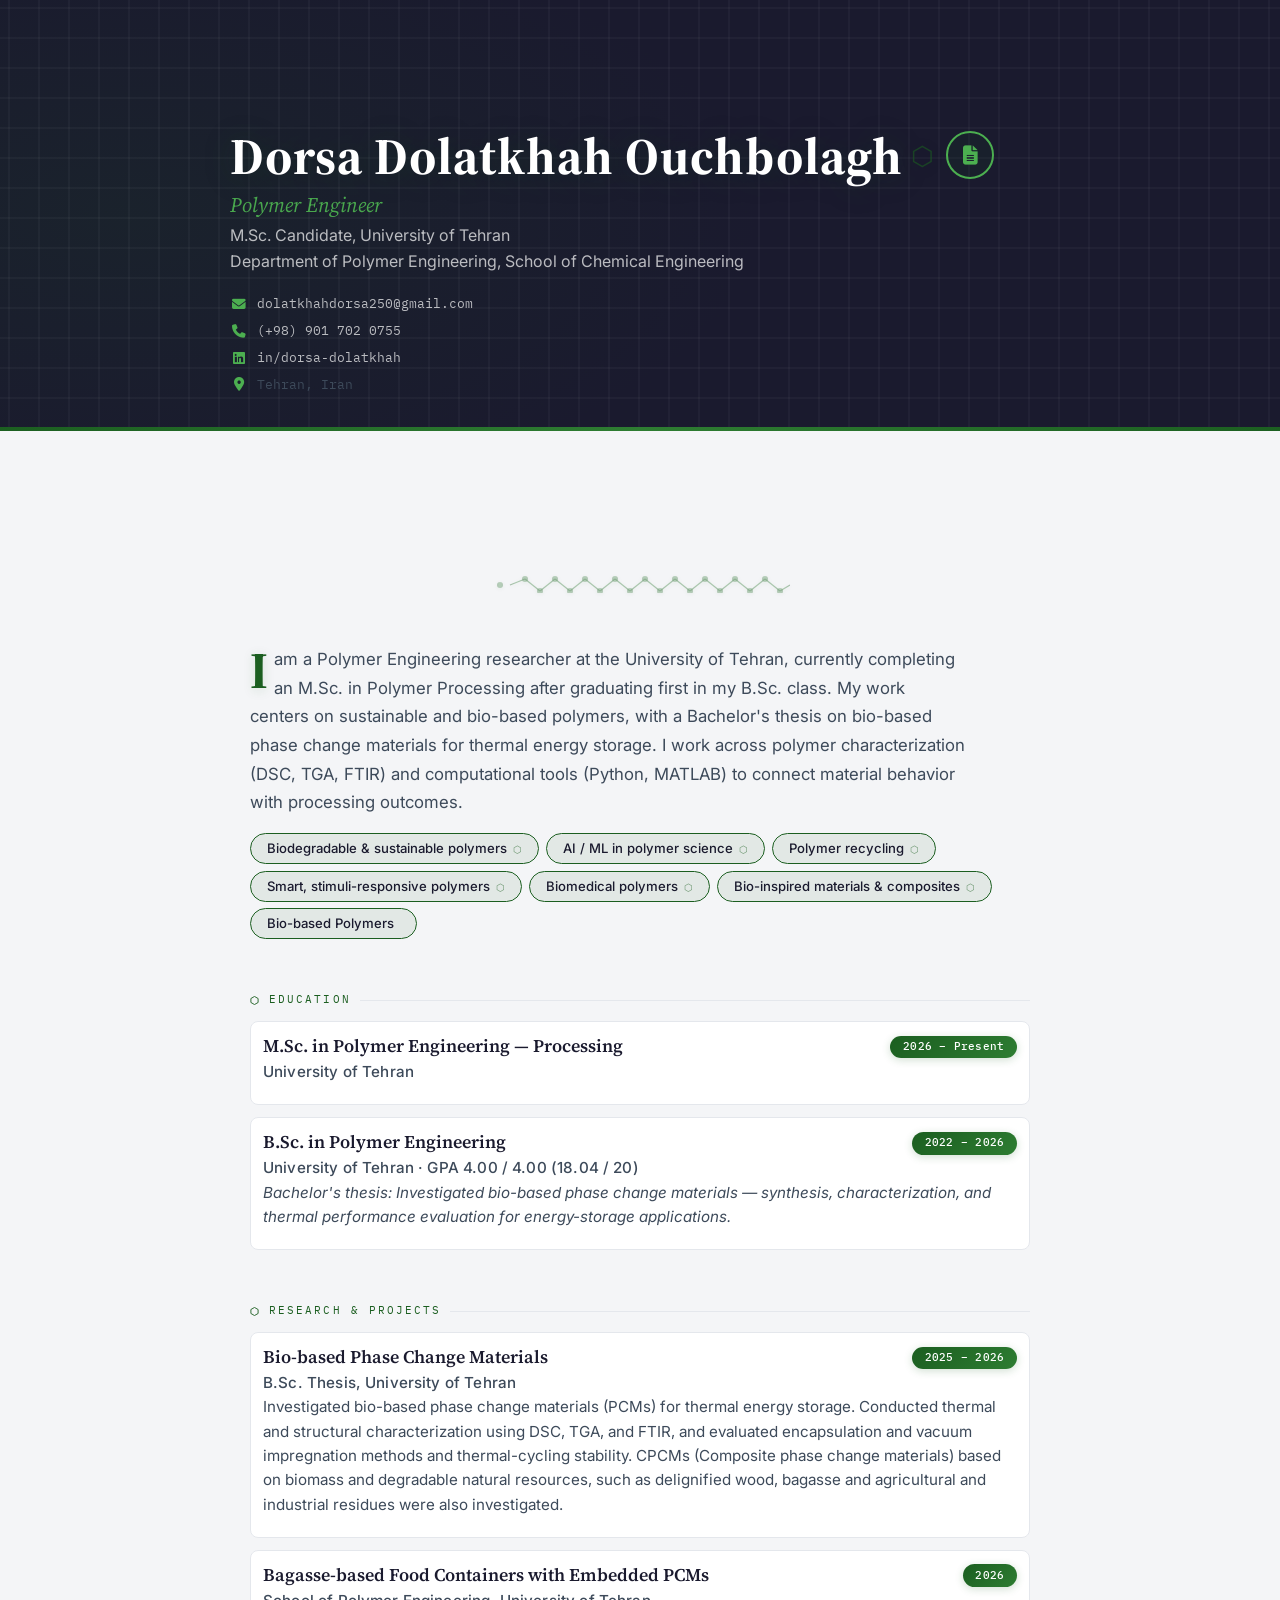
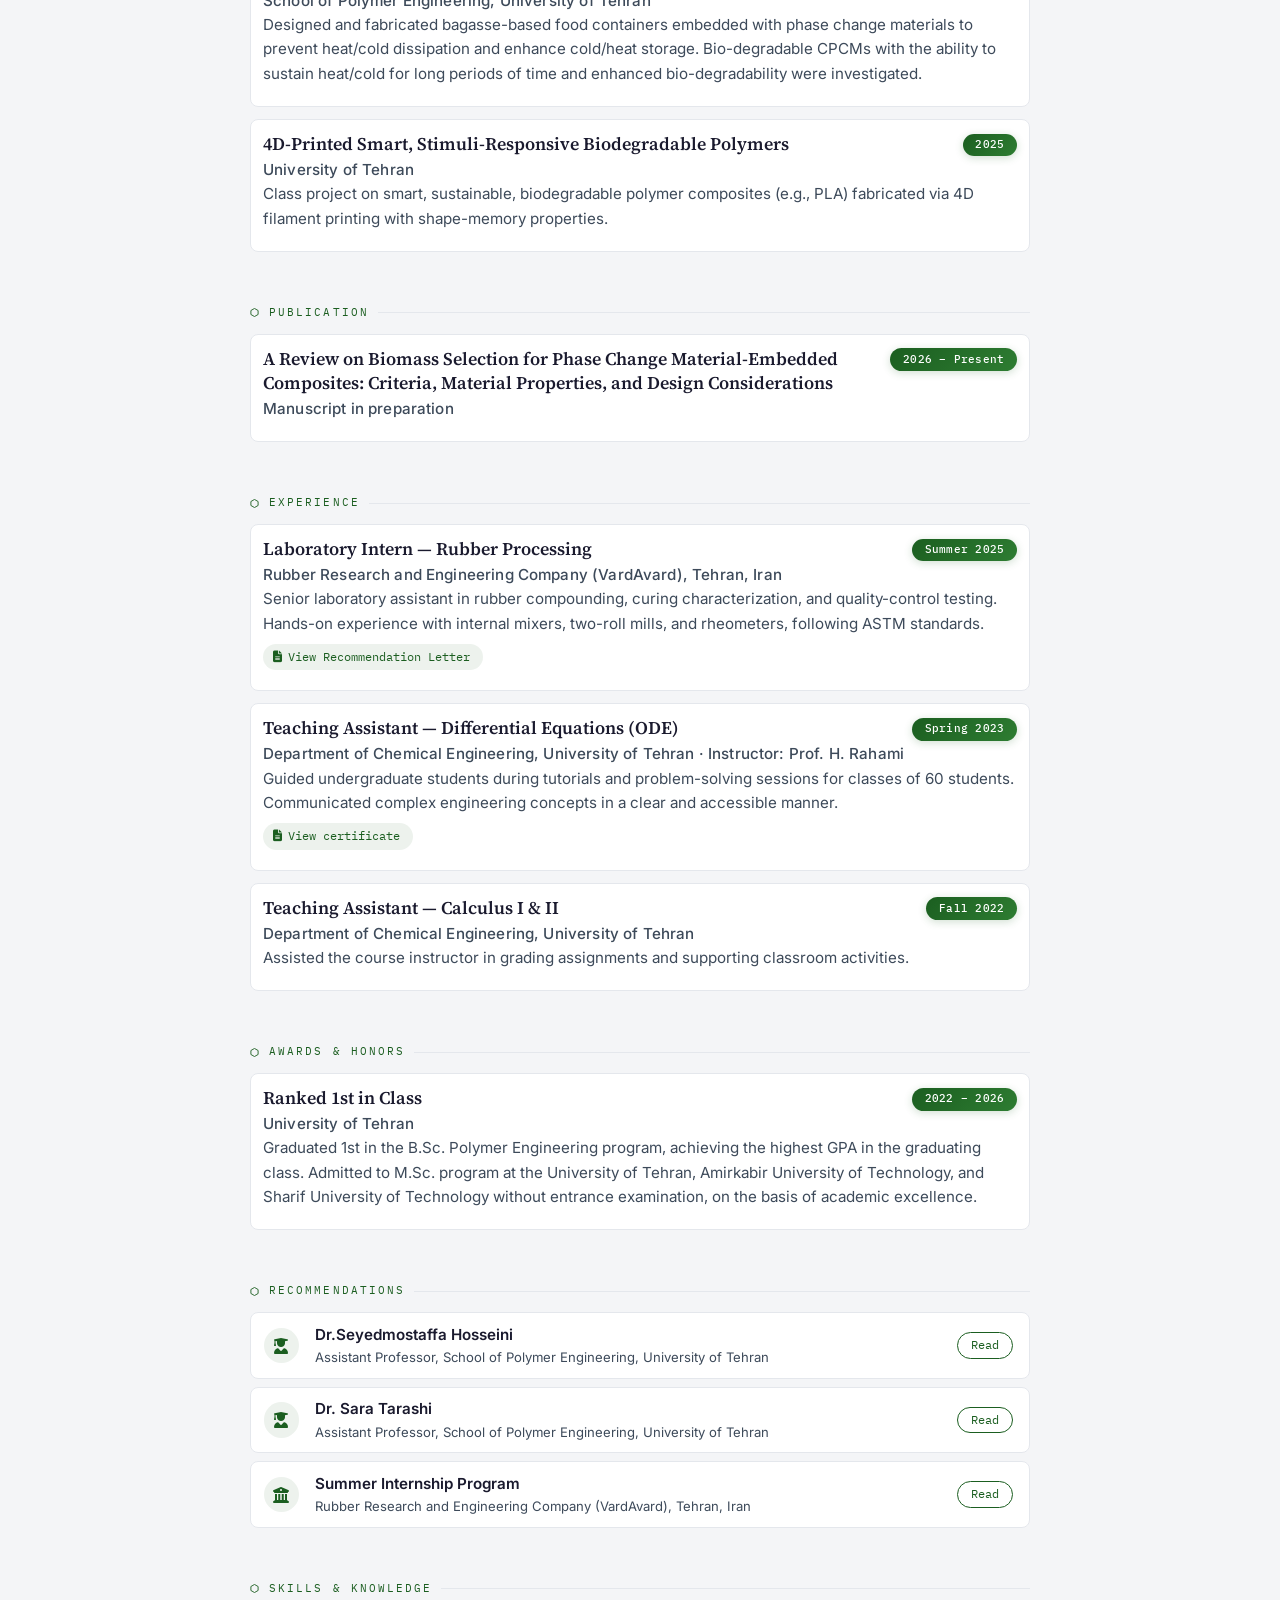
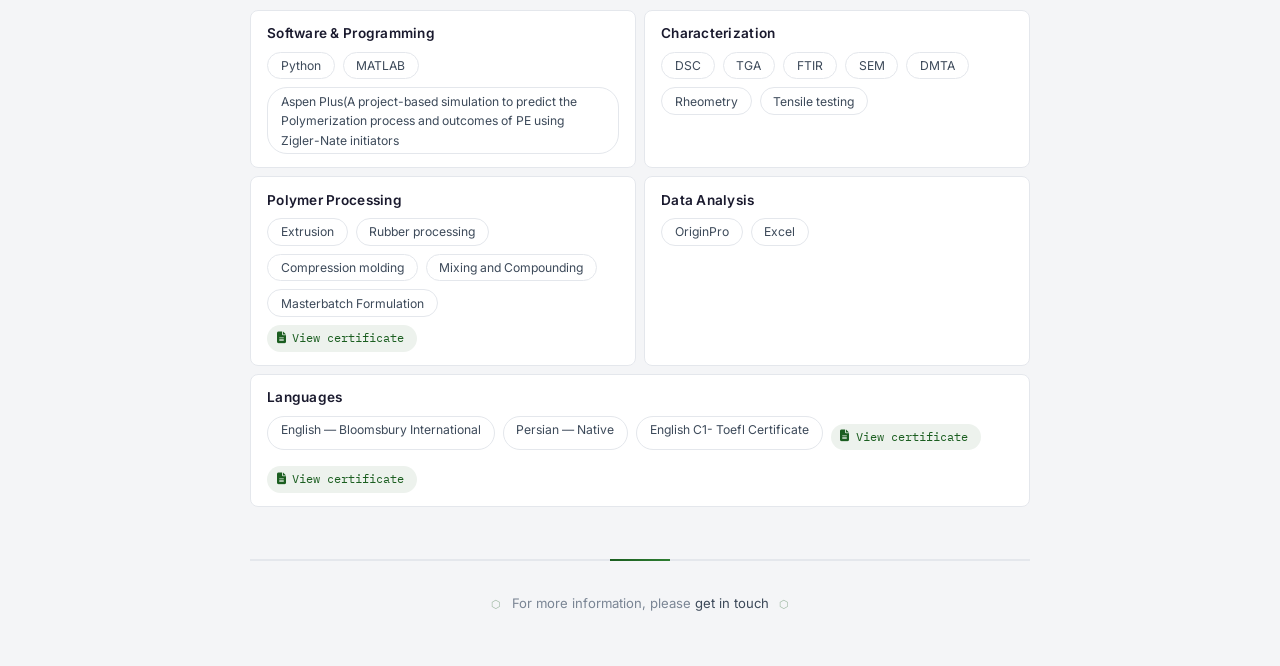
<file: index.html>
<!DOCTYPE html>
<html lang="en">
<head>
<meta charset="UTF-8" />
<meta name="viewport" content="width=device-width, initial-scale=1.0" />
<meta name="author" content="Dorsa Dolatkhah Ouchbolagh" />
<meta name="description" content="Polymer Engineering researcher — sustainable and biodegradable polymers, phase change materials, polymer characterization." />
<meta name="keywords" content="Polymer Engineering, Biomaterials, Phase Change Materials, Polymer Processing, DSC, TGA, FTIR, MATLAB, Python, Aspen Plus" />
<title>Dorsa Dolatkhah Ouchbolagh — Polymer Engineering</title>
<link rel="shortcut icon" href="https://avatars.githubusercontent.com/u/16579247" type="image/png" />
<link rel="preconnect" href="https://fonts.googleapis.com" />
<link rel="preconnect" href="https://fonts.gstatic.com" crossorigin />
<link href="https://fonts.googleapis.com/css2?family=Source+Serif+4:opsz,wght@8..60,400;8..60,500;8..60,600;8..60,700&family=Inter:wght@400;500;600;700&family=IBM+Plex+Mono:wght@400;500&display=swap" rel="stylesheet" />
<link href="https://cdnjs.cloudflare.com/ajax/libs/font-awesome/6.4.2/css/all.min.css" rel="stylesheet" />
<style>
  /* ===== Variables – Professional Green ===== */
  :root {
    --bg: #f4f5f7;
    --paper: #ffffff;
    --ink: #1a1a2e;
    --ink-soft: #3d4a5a;
    --ink-faint: #7a8594;
    --rule: #e4e7ec;
    --green: #1B5E20;            /* dark forest green – main accent */
    --green-light: #2E7D32;      /* medium green – for gradients */
    --green-pale: #4CAF50;       /* lighter green – for subtle highlights */
    --green-glow: rgba(27, 94, 32, 0.15);
    --accent-soft: #1B5E2014;
    --accent-light: #1B5E2008;
    --space-xs: .4rem;
    --space-s: .75rem;
    --space: 1.25rem;
    --space-m: 2rem;
    --space-l: 3.25rem;
    --space-xl: 5rem;
    --serif: 'Source Serif 4', Georgia, serif;
    --sans: 'Inter', Helvetica, Arial, sans-serif;
    --mono: 'IBM Plex Mono', 'Fira Mono', monospace;
  }

  /* ===== Base ===== */
  * { box-sizing: border-box; }
  html { -webkit-font-smoothing: antialiased; }
  body {
    margin: 0;
    background: var(--bg);
    color: var(--ink);
    font-family: var(--sans);
    line-height: 1.6;
    font-size: 16px;
  }
  a {
    color: var(--green);
    text-decoration: none;
    border-bottom: 1px solid transparent;
    transition: border-color .25s ease, color .25s ease;
  }
  a:hover, a:focus {
    border-bottom-color: var(--green);
    color: var(--green);
  }
  a:focus-visible { outline: 2px solid var(--green); outline-offset: 2px; border-radius: 2px; }

  .wrap {
    max-width: 820px;
    margin: 0 auto;
    padding: var(--space-xl) var(--space) var(--space-l);
  }

  /* ===== Green Polymer Header ===== */
  .chain-header {
    position: relative;
    padding: calc(var(--space-xl) + 3rem) var(--space) var(--space-m);
    margin: 0 calc(-1 * var(--space)) var(--space-m);
    min-height: 45vh;
    display: flex;
    align-items: center;
    background: var(--ink);
    color: #fff;
    overflow: hidden;
    border-bottom: 4px solid transparent;
    border-image: linear-gradient(90deg, var(--green), var(--green-light), var(--green)) 1;
  }
  .chain-header .wrap {
    padding: 0;
    max-width: 820px;
    margin: 0 auto;
    position: relative;
    z-index: 2;
    width: 100%;
  }

  /* Green glow behind the name */
  .chain-header::before {
    content: '';
    position: absolute;
    top: -20%;
    left: -10%;
    width: 70%;
    height: 140%;
    background: radial-gradient(ellipse at 30% 50%, rgba(27, 94, 32, 0.12), transparent 70%);
    z-index: 0;
    pointer-events: none;
  }

  /* Hexagonal pattern – very subtle */
  .chain-header .bg-pattern {
    position: absolute;
    top: 0;
    left: 0;
    right: 0;
    bottom: 0;
    background-image:
      radial-gradient(circle at 5% 10%, var(--accent-soft) 1.5px, transparent 1.5px),
      radial-gradient(circle at 15% 30%, var(--accent-soft) 1.5px, transparent 1.5px),
      radial-gradient(circle at 25% 50%, var(--accent-soft) 1.5px, transparent 1.5px),
      radial-gradient(circle at 35% 70%, var(--accent-soft) 1.5px, transparent 1.5px),
      radial-gradient(circle at 45% 90%, var(--accent-soft) 1.5px, transparent 1.5px),
      radial-gradient(circle at 55% 15%, var(--accent-soft) 1.5px, transparent 1.5px),
      radial-gradient(circle at 65% 35%, var(--accent-soft) 1.5px, transparent 1.5px),
      radial-gradient(circle at 75% 55%, var(--accent-soft) 1.5px, transparent 1.5px),
      radial-gradient(circle at 85% 75%, var(--accent-soft) 1.5px, transparent 1.5px),
      radial-gradient(circle at 95% 95%, var(--accent-soft) 1.5px, transparent 1.5px);
    background-size: 40px 40px;
    opacity: 0.2;
    z-index: 0;
    pointer-events: none;
  }

  .chain-header .bg-lines {
    position: absolute;
    top: 0;
    left: 0;
    right: 0;
    bottom: 0;
    background:
      repeating-linear-gradient(
        90deg,
        transparent,
        transparent 28px,
        rgba(255,255,255,.03) 28px,
        rgba(255,255,255,.03) 30px
      ),
      repeating-linear-gradient(
        0deg,
        transparent,
        transparent 28px,
        rgba(255,255,255,.03) 28px,
        rgba(255,255,255,.03) 30px
      );
    z-index: 0;
    pointer-events: none;
  }

  .chain-header .hero-text h1 {
    color: #fff;
    font-size: 3.2rem;
    text-shadow: 0 2px 30px rgba(27, 94, 32, 0.25);
    letter-spacing: 0.02em;
  }
  .chain-header .hero-text .role {
    color: var(--green-pale);
    opacity: 0.95;
    font-size: 1.3rem;
  }
  .chain-header .hero-text .affil {
    color: rgba(255,255,255,.7);
    font-size: 1rem;
  }
  .chain-header .cv-badge {
    border-color: var(--green-pale);
    color: var(--green-pale);
    background: rgba(27, 94, 32, 0.1);
  }
  .chain-header .cv-badge:hover {
    background: var(--green-pale);
    color: var(--ink);
    border-color: var(--green-pale);
    box-shadow: 0 0 30px rgba(27, 94, 32, 0.3);
  }
  .chain-header .contact a {
    color: rgba(255,255,255,.7);
  }
  .chain-header .contact a:hover {
    color: #fff;
    border-bottom-color: var(--green-pale);
  }
  .chain-header .contact i {
    color: var(--green-pale);
  }
  .chain-header header.hero {
    border-bottom: none;
    padding-bottom: 0;
    margin-bottom: 0;
  }
  .chain-header header.hero::after {
    display: none;
  }

  /* ===== Main Header (inside chain) ===== */
  header.hero {
    display: flex;
    flex-wrap: wrap;
    justify-content: space-between;
    align-items: flex-start;
    gap: var(--space);
    margin-bottom: var(--space-m);
    padding-bottom: var(--space-m);
    border-bottom: 2px solid var(--green);
    position: relative;
  }
  header.hero::after {
    content: '';
    position: absolute;
    bottom: -4px;
    left: 0;
    width: 80px;
    height: 2px;
    background: linear-gradient(90deg, var(--green), var(--green-light));
  }

  .hero-text {
    display: flex;
    align-items: flex-start;
    gap: .85rem;
  }
  .hero-text h1 {
    font-family: var(--serif);
    font-weight: 700;
    font-size: 2.8rem;
    letter-spacing: -0.01em;
    margin: 0 0 .2rem;
    color: var(--ink);
    line-height: 1.1;
    display: flex;
    align-items: center;
    gap: .5rem;
    flex-wrap: wrap;
  }
  .hero-text h1 .chain-icon {
    font-size: 1.6rem;
    color: var(--green);
    opacity: 0.6;
    font-weight: 300;
    letter-spacing: -.05em;
    display: inline-block;
  }
  .hero-text .role {
    font-family: var(--serif);
    font-style: italic;
    font-size: 1.2rem;
    color: var(--green);
    margin: 0 0 .15rem;
  }
  .hero-text .affil {
    color: var(--ink-soft);
    font-size: .95rem;
    margin: 0;
  }

  .cv-badge {
    flex-shrink: 0;
    display: inline-flex;
    align-items: center;
    justify-content: center;
    width: 3rem;
    height: 3rem;
    margin-top: .2rem;
    border: 2px solid var(--green);
    border-radius: 50%;
    background: transparent;
    color: var(--green);
    font-size: 1.2rem;
    transition: all .3s ease;
  }
  .cv-badge:hover, .cv-badge:focus-visible {
    background: var(--green);
    color: #fff;
    transform: scale(1.05);
    border-color: var(--green);
    box-shadow: 0 0 24px rgba(27, 94, 32, 0.25);
  }
  .cv-badge:focus-visible { outline: 2px solid var(--green); outline-offset: 2px; }

  .contact {
    list-style: none;
    margin: 0;
    padding: 0;
    font-family: var(--mono);
    font-size: .8rem;
    color: var(--ink-soft);
    display: flex;
    flex-direction: column;
    gap: .4rem;
    min-width: 190px;
  }
  .contact li {
    display: flex;
    align-items: center;
    gap: .6rem;
  }
  .contact a { color: var(--ink-soft); border-bottom: none; }
  .contact a:hover { color: var(--green); border-bottom: none; }
  .contact i {
    width: 1.1rem;
    text-align: center;
    color: var(--green);
    font-size: .85rem;
  }

  /* ===== Section Titles ===== */
  section {
    margin-bottom: var(--space-l);
    animation: fadeUp .6s ease both;
  }
  section:nth-child(2) { animation-delay: .05s; }
  section:nth-child(3) { animation-delay: .1s; }
  section:nth-child(4) { animation-delay: .15s; }
  section:nth-child(5) { animation-delay: .2s; }
  section:nth-child(6) { animation-delay: .25s; }
  section:nth-child(7) { animation-delay: .3s; }
  section:nth-child(8) { animation-delay: .35s; }
  section:nth-child(9) { animation-delay: .4s; }

  @keyframes fadeUp {
    from { opacity: 0; transform: translateY(16px); }
    to { opacity: 1; transform: translateY(0); }
  }

  .eyebrow {
    font-family: var(--mono);
    font-size: .7rem;
    letter-spacing: .18em;
    color: var(--green);
    text-transform: uppercase;
    display: flex;
    align-items: center;
    gap: .6rem;
    margin-bottom: var(--space-s);
  }
  .eyebrow .hex {
    flex-shrink: 0;
    margin-right: .05rem;
  }
  .eyebrow::after {
    content: '';
    flex: 1;
    height: 1px;
    background: var(--rule);
  }

  /* ===== Polymer Chain Divider – Green Gradient ===== */
  .polymer-chain-divider {
    display: flex;
    align-items: center;
    justify-content: center;
    gap: .2rem;
    margin: var(--space-m) 0 var(--space-l);
    opacity: .6;
    width: 100%;
  }
  .polymer-chain-divider svg {
    width: 100%;
    max-width: 300px;
    height: 18px;
    filter: drop-shadow(0 1px 2px rgba(27, 94, 32, 0.2));
  }

  /* ===== Entries – refined ===== */
  .entry {
    padding: var(--space-s) var(--space-s) var(--space);
    margin-bottom: var(--space-s);
    background: var(--paper);
    border-radius: 8px;
    border: 1px solid var(--rule);
    transition: border-color .3s ease, box-shadow .4s ease, transform .3s ease;
    position: relative;
  }
  .entry:last-child { margin-bottom: 0; }
  .entry:hover {
    border-color: var(--green);
    box-shadow: 0 6px 28px rgba(27, 94, 32, 0.10);
    transform: translateY(-2px);
  }
  .entry::before {
    content: '';
    position: absolute;
    left: 0;
    top: 10%;
    bottom: 10%;
    width: 3px;
    background: transparent;
    border-radius: 0 2px 2px 0;
    transition: background .3s ease, top .3s ease, bottom .3s ease;
  }
  .entry:hover::before {
    background: linear-gradient(180deg, var(--green), var(--green-light));
    top: 0;
    bottom: 0;
  }

  .entry-head {
    display: flex;
    align-items: flex-start;
    justify-content: space-between;
    gap: .8rem;
    margin-bottom: .1rem;
  }
  .entry-head h3 {
    font-family: var(--serif);
    font-weight: 600;
    font-size: 1.12rem;
    margin: 0;
    color: var(--ink);
    line-height: 1.35;
    flex: 1 1 auto;
    min-width: 0;
  }
  .entry-date {
    font-family: var(--mono);
    font-size: .7rem;
    font-weight: 500;
    color: #fff;
    background: linear-gradient(135deg, var(--green), var(--green-light));
    padding: .15rem .8rem;
    border-radius: 20px;
    white-space: nowrap;
    flex: 0 0 auto;
    margin-top: .1rem;
    letter-spacing: .02em;
    box-shadow: 0 2px 8px rgba(27, 94, 32, 0.2);
  }
  .entry-meta {
    font-size: .85rem;
    color: var(--ink-soft);
    margin: 0 0 .25rem;
    font-weight: 500;
    letter-spacing: .01em;
  }
  .entry p {
    color: var(--ink-soft);
    font-size: .95rem;
    margin: 0;
    line-height: 1.6;
  }
  .entry-link {
    display: inline-flex;
    align-items: center;
    gap: .4rem;
    font-family: var(--mono);
    font-size: .75rem;
    color: var(--green);
    margin-top: .5rem;
    border-bottom: 1px solid transparent;
    transition: all .25s ease;
    background: var(--accent-soft);
    padding: .2rem .8rem .2rem .6rem;
    border-radius: 20px;
  }
  .entry-link:hover {
    border-bottom-color: var(--green);
    background: var(--green-glow);
    box-shadow: 0 0 12px rgba(27, 94, 32, 0.08);
  }
  .entry-link i { font-size: .75rem; }

  /* ===== Tags ===== */
  .tags {
    list-style: none;
    display: flex;
    flex-wrap: wrap;
    gap: .5rem;
    margin: .4rem 0 0;
    padding: 0;
  }
  .tags li {
    font-size: .8rem;
    color: var(--ink-soft);
    background: var(--paper);
    border: 1px solid var(--rule);
    border-radius: 20px;
    padding: .2rem .8rem;
    transition: all .25s ease;
  }
  .tags li:hover {
    border-color: var(--green);
    background: var(--accent-soft);
  }

  /* About section – drop cap + refined tags */
  #about .lede {
    color: var(--ink-soft);
    max-width: 65ch;
    font-size: 1.05rem;
    line-height: 1.7;
  }
  #about .lede::first-letter {
    font-family: var(--serif);
    font-size: 3.2rem;
    font-weight: 700;
    float: left;
    line-height: 1;
    margin-right: .4rem;
    color: var(--green);
    text-shadow: 0 2px 12px rgba(27, 94, 32, 0.15);
  }

  #about .tags {
    gap: .4rem;
    margin-top: .6rem;
  }
  #about .tags li {
    background: var(--accent-soft);
    border-color: var(--green);
    color: var(--ink);
    font-weight: 500;
    font-size: .82rem;
    padding: .25rem 1rem;
    border-radius: 20px;
    position: relative;
  }
  #about .tags li::after {
    content: '⬡';
    color: var(--green);
    font-size: .6rem;
    margin-left: .4rem;
    opacity: .6;
  }
  #about .tags li:last-child::after {
    content: '';
  }
  #about .tags li:hover {
    background: var(--green);
    color: #fff;
    border-color: var(--green);
    box-shadow: 0 2px 16px rgba(27, 94, 32, 0.2);
  }
  #about .tags li:hover::after {
    color: #fff;
  }

  /* ===== Recommendations ===== */
  .rec-card {
    display: flex;
    align-items: center;
    gap: 1rem;
    padding: .6rem 1rem .6rem .8rem;
    background: var(--paper);
    border-radius: 8px;
    border: 1px solid var(--rule);
    transition: all .3s ease;
  }
  .rec-card:hover {
    border-color: var(--green);
    box-shadow: 0 4px 20px rgba(27, 94, 32, 0.08);
    transform: translateY(-1px);
  }
  .rec-card .rec-icon {
    width: 2.2rem;
    height: 2.2rem;
    border-radius: 50%;
    background: var(--accent-soft);
    display: flex;
    align-items: center;
    justify-content: center;
    color: var(--green);
    font-size: 1rem;
    flex-shrink: 0;
    transition: background .3s ease;
  }
  .rec-card:hover .rec-icon {
    background: var(--green-glow);
  }
  .rec-card .rec-info {
    flex: 1;
  }
  .rec-card .rec-info .rec-name {
    font-weight: 600;
    font-size: .95rem;
    color: var(--ink);
    margin: 0;
  }
  .rec-card .rec-info .rec-title {
    font-size: .82rem;
    color: var(--ink-soft);
    margin: 0;
  }
  .rec-card .rec-link {
    font-family: var(--mono);
    font-size: .72rem;
    color: var(--green);
    border: 1px solid var(--green);
    border-radius: 20px;
    padding: .2rem .8rem;
    transition: all .25s ease;
    flex-shrink: 0;
    background: transparent;
  }
  .rec-card .rec-link:hover {
    background: var(--green);
    color: #fff;
    border-color: var(--green);
    box-shadow: 0 0 20px rgba(27, 94, 32, 0.15);
  }

  /* ===== Skills ===== */
  .skills-grid {
    display: grid;
    grid-template-columns: 1fr;
    gap: .5rem;
  }
  @media (min-width: 600px) {
    .skills-grid { grid-template-columns: 1fr 1fr; }
  }
  .skill-group {
    background: var(--paper);
    border-radius: 8px;
    border: 1px solid var(--rule);
    padding: .8rem 1rem;
    transition: border-color .3s ease, box-shadow .3s ease;
  }
  .skill-group:hover {
    border-color: var(--green);
    box-shadow: 0 2px 12px rgba(27, 94, 32, 0.06);
  }
  .skill-group h4 {
    font-family: var(--sans);
    font-weight: 600;
    font-size: .85rem;
    color: var(--ink);
    margin: 0 0 .4rem;
    letter-spacing: .02em;
  }
  .skill-group .tags { margin: 0; }
  .skill-group .tags li {
    background: var(--paper);
    border-color: var(--rule);
    font-size: .76rem;
  }
  .skill-group .tags li:hover {
    border-color: var(--green);
  }
  /* Certificate link inside skill groups – same style as entry-link */
  .skill-group .entry-link {
    display: inline-flex;
    align-items: center;
    gap: .4rem;
    font-family: var(--mono);
    font-size: .75rem;
    color: var(--green);
    margin-top: .5rem;
    border-bottom: 1px solid transparent;
    transition: all .25s ease;
    background: var(--accent-soft);
    padding: .2rem .8rem .2rem .6rem;
    border-radius: 20px;
  }
  .skill-group .entry-link:hover {
    border-bottom-color: var(--green);
    background: var(--green-glow);
    box-shadow: 0 0 12px rgba(27, 94, 32, 0.08);
  }
  .skill-group .entry-link i { font-size: .75rem; }

  /* ===== Footer ===== */
  footer {
    text-align: center;
    padding-top: var(--space-m);
    border-top: 2px solid var(--rule);
    color: var(--ink-faint);
    font-size: .82rem;
    margin-top: var(--space-m);
    position: relative;
  }
  footer::before {
    content: '';
    position: absolute;
    top: -2px;
    left: 50%;
    transform: translateX(-50%);
    width: 60px;
    height: 2px;
    background: linear-gradient(90deg, var(--green), var(--green-light));
  }
  footer a { color: var(--ink-soft); border-bottom: none; }
  footer a:hover { color: var(--green); border-bottom: none; }
  footer .chain-icon {
    color: var(--green);
    opacity: .4;
    font-size: .7rem;
    margin: 0 .4rem;
  }

  /* ===== Responsive ===== */
  @media (max-width: 600px) {
    .chain-header {
      padding: var(--space-xl) var(--space) var(--space-m);
      min-height: 30vh;
      margin: 0 0 var(--space-m);
    }
    .chain-header .hero-text h1 { font-size: 2.2rem; }
    header.hero { flex-direction: column; align-items: stretch; }
    .hero-text h1 { font-size: 2.2rem; }
    .hero-text h1 .chain-icon { font-size: 1.2rem; }
    .contact { min-width: unset; }
    .entry-head { flex-wrap: wrap; }
    .entry-date { margin-top: .2rem; }
    .rec-card { flex-wrap: wrap; }
    .rec-card .rec-link { margin-left: auto; }
    #about .tags li::after { display: none; }
    .polymer-chain-divider svg { max-width: 200px; }
    #about .lede::first-letter {
      font-size: 2.4rem;
    }
  }

  @media print {
    body { background: #fff; }
    .chain-header {
      background: #fff !important;
      color: var(--ink) !important;
      padding: 1rem 0 !important;
      margin: 0 !important;
      min-height: auto !important;
      border-bottom: 3px solid var(--green) !important;
    }
    .chain-header .bg-pattern,
    .chain-header .bg-lines,
    .chain-header::before { display: none !important; }
    .chain-header .hero-text h1 { color: var(--ink) !important; text-shadow: none !important; }
    .chain-header .hero-text .affil { color: var(--ink-soft) !important; }
    .chain-header .contact a { color: var(--ink-soft) !important; }
    .chain-header .cv-badge { display: none; }
    .wrap { padding: 1rem 0; max-width: 100%; }
    .entry { border: 1px solid #ccc; box-shadow: none !important; transform: none !important; }
    .entry:hover { transform: none !important; box-shadow: none !important; }
    .entry::before { display: none !important; }
    .cv-badge { display: none; }
    header.hero::after { display: none; }
    #about .tags li::after { display: none; }
    .polymer-chain-divider { display: none; }
    footer::before { display: none; }
    .entry-date {
      background: var(--green) !important;
      color: #fff !important;
      box-shadow: none !important;
    }
    #about .lede::first-letter {
      font-size: 2.4rem;
      color: var(--green);
    }
  }
</style>
</head>
<body>

<!-- ===== Green Polymer Header ===== -->
<div class="chain-header">
  <div class="bg-pattern"></div>
  <div class="bg-lines"></div>
  <div class="wrap">
    <header class="hero">
      <div class="hero-text">
        <div>
          <h1>
            <span>Dorsa Dolatkhah Ouchbolagh</span>
            <span class="chain-icon">⬡</span>
          </h1>
          <p class="role">Polymer Engineer</p>
          <p class="affil">M.Sc. Candidate, University of Tehran<br/>Department of Polymer Engineering, School of Chemical Engineering</p>
        </div>
        <a class="cv-badge" href="CV-DorsaDolatkhahOuchbolagh.pdf" target="_blank" title="View full CV" aria-label="View full CV">
          <i class="fa-solid fa-file-lines"></i>
        </a>
      </div>
      <ul class="contact">
        <li><i class="fa-solid fa-envelope"></i><a href="mailto:dolatkhahdorsa250@gmail.com">dolatkhahdorsa250@gmail.com</a></li>
        <li><i class="fa-solid fa-phone"></i><a href="tel:+989017020755">(+98) 901 702 0755</a></li>
        <li><i class="fa-brands fa-linkedin"></i><a href="https://www.linkedin.com/in/dorsa-dolatkhah-ouchbolagh-b177463a9/" target="_blank" rel="author">in/dorsa-dolatkhah</a></li>
        <li><i class="fa-solid fa-location-dot"></i>Tehran, Iran</li>
      </ul>
    </header>
  </div>
</div>

<div class="wrap">

  <!-- ===== Polymer Chain Divider – Green ===== -->
  <div class="polymer-chain-divider" aria-hidden="true">
    <svg viewBox="0 0 300 18" xmlns="http://www.w3.org/2000/svg">
      <g stroke="url(#greenGrad)" fill="none" stroke-width="1.2" opacity="0.6">
        <line x1="0" y1="10" x2="20" y2="10" />
        <line x1="20" y1="10" x2="35" y2="4" />
        <line x1="35" y1="4" x2="50" y2="16" />
        <line x1="50" y1="16" x2="65" y2="4" />
        <line x1="65" y1="4" x2="80" y2="16" />
        <line x1="80" y1="16" x2="95" y2="4" />
        <line x1="95" y1="4" x2="110" y2="16" />
        <line x1="110" y1="16" x2="125" y2="4" />
        <line x1="125" y1="4" x2="140" y2="16" />
        <line x1="140" y1="16" x2="155" y2="4" />
        <line x1="155" y1="4" x2="170" y2="16" />
        <line x1="170" y1="16" x2="185" y2="4" />
        <line x1="185" y1="4" x2="200" y2="16" />
        <line x1="200" y1="16" x2="215" y2="4" />
        <line x1="215" y1="4" x2="230" y2="16" />
        <line x1="230" y1="16" x2="245" y2="4" />
        <line x1="245" y1="4" x2="260" y2="16" />
        <line x1="260" y1="16" x2="275" y2="4" />
        <line x1="275" y1="4" x2="290" y2="16" />
        <line x1="290" y1="16" x2="300" y2="10" />
      </g>
      <g fill="url(#greenGrad)" opacity="0.5">
        <circle cx="10" cy="10" r="3" />
        <circle cx="35" cy="4" r="3" />
        <circle cx="50" cy="16" r="3" />
        <circle cx="65" cy="4" r="3" />
        <circle cx="80" cy="16" r="3" />
        <circle cx="95" cy="4" r="3" />
        <circle cx="110" cy="16" r="3" />
        <circle cx="125" cy="4" r="3" />
        <circle cx="140" cy="16" r="3" />
        <circle cx="155" cy="4" r="3" />
        <circle cx="170" cy="16" r="3" />
        <circle cx="185" cy="4" r="3" />
        <circle cx="200" cy="16" r="3" />
        <circle cx="215" cy="4" r="3" />
        <circle cx="230" cy="16" r="3" />
        <circle cx="245" cy="4" r="3" />
        <circle cx="260" cy="16" r="3" />
        <circle cx="275" cy="4" r="3" />
        <circle cx="290" cy="16" r="3" />
      </g>
      <defs>
        <linearGradient id="greenGrad" x1="0%" y1="0%" x2="100%" y2="0%">
          <stop offset="0%" stop-color="#1B5E20" />
          <stop offset="50%" stop-color="#2E7D32" />
          <stop offset="100%" stop-color="#1B5E20" />
        </linearGradient>
      </defs>
    </svg>
  </div>

  <!-- ===== ABOUT ===== -->
  <section id="about">
    <p class="lede">
      I am a Polymer Engineering researcher at the University of Tehran, currently completing an M.Sc. in Polymer Processing after
      graduating first in my B.Sc. class. My work centers on sustainable and bio-based polymers, with a Bachelor's thesis on
      bio-based phase change materials for thermal energy storage. I work across polymer characterization (DSC, TGA, FTIR) and
      computational tools (Python, MATLAB) to connect material behavior with processing outcomes.
    </p>
    <ul class="tags">
      <li>Biodegradable &amp; sustainable polymers</li>
      <li>AI / ML in polymer science</li>
      <li>Polymer recycling</li>
      <li>Smart, stimuli-responsive polymers</li>
      <li>Biomedical polymers</li>
      <li>Bio-inspired materials &amp; composites</li>
      <li>Bio-based Polymers</li>
    </ul>
  </section>

  <!-- ===== EDUCATION ===== -->
  <section id="education">
    <p class="eyebrow"><svg class="hex" width="9" height="9" viewBox="0 0 10 10" aria-hidden="true"><polygon points="5,0.5 9,2.8 9,7.2 5,9.5 1,7.2 1,2.8" fill="none" stroke="#1B5E20" stroke-width="1"/></svg>Education</p>

    <div class="entry">
      <div class="entry-head">
        <h3>M.Sc. in Polymer Engineering — Processing</h3>
        <span class="entry-date">2026 – Present</span>
      </div>
      <p class="entry-meta">University of Tehran</p>
    </div>

    <div class="entry">
      <div class="entry-head">
        <h3>B.Sc. in Polymer Engineering</h3>
        <span class="entry-date">2022 – 2026</span>
      </div>
      <p class="entry-meta">University of Tehran · GPA 4.00 / 4.00 (18.04 / 20)</p>
      <p><em>Bachelor's thesis: Investigated bio-based phase change materials — synthesis, characterization, and thermal performance evaluation for energy-storage applications.</em></p>
    </div>
  </section>

  <!-- ===== RESEARCH ===== -->
  <section id="research">
    <p class="eyebrow"><svg class="hex" width="9" height="9" viewBox="0 0 10 10" aria-hidden="true"><polygon points="5,0.5 9,2.8 9,7.2 5,9.5 1,7.2 1,2.8" fill="none" stroke="#1B5E20" stroke-width="1"/></svg>Research &amp; Projects</p>

    <div class="entry">
      <div class="entry-head">
        <h3>Bio-based Phase Change Materials</h3>
        <span class="entry-date">2025 – 2026</span>
      </div>
      <p class="entry-meta">B.Sc. Thesis, University of Tehran</p>
      <p>Investigated bio-based phase change materials (PCMs) for thermal energy storage. Conducted thermal and structural characterization using DSC, TGA, and FTIR, and evaluated encapsulation and vacuum impregnation methods and thermal-cycling stability. CPCMs (Composite phase change materials) based on biomass and degradable natural resources, such as delignified wood, bagasse and agricultural and industrial residues were also investigated.</p>
    </div>

    <div class="entry">
      <div class="entry-head">
        <h3>Bagasse-based Food Containers with Embedded PCMs</h3>
        <span class="entry-date">2026</span>
      </div>
      <p class="entry-meta">School of Polymer Engineering, University of Tehran</p>
      <p>Designed and fabricated bagasse-based food containers embedded with phase change materials to prevent heat/cold dissipation and enhance cold/heat storage. Bio-degradable CPCMs with the ability to sustain heat/cold for long periods of time and enhanced bio-degradability were investigated.</p>
    </div>

    <div class="entry">
      <div class="entry-head">
        <h3>4D-Printed Smart, Stimuli-Responsive Biodegradable Polymers</h3>
        <span class="entry-date">2025</span>
      </div>
      <p class="entry-meta">University of Tehran</p>
      <p>Class project on smart, sustainable, biodegradable polymer composites (e.g., PLA) fabricated via 4D filament printing with shape-memory properties.</p>
    </div>
  </section>

  <!-- ===== PUBLICATION ===== -->
  <section id="publication">
    <p class="eyebrow"><svg class="hex" width="9" height="9" viewBox="0 0 10 10" aria-hidden="true"><polygon points="5,0.5 9,2.8 9,7.2 5,9.5 1,7.2 1,2.8" fill="none" stroke="#1B5E20" stroke-width="1"/></svg>Publication</p>

    <div class="entry">
      <div class="entry-head">
        <h3>A Review on Biomass Selection for Phase Change Material-Embedded Composites: Criteria, Material Properties, and Design Considerations</h3>
        <span class="entry-date">2026 – Present</span>
      </div>
      <p class="entry-meta">Manuscript in preparation</p>
    </div>
  </section>

  <!-- ===== EXPERIENCE ===== -->
  <section id="experience">
    <p class="eyebrow"><svg class="hex" width="9" height="9" viewBox="0 0 10 10" aria-hidden="true"><polygon points="5,0.5 9,2.8 9,7.2 5,9.5 1,7.2 1,2.8" fill="none" stroke="#1B5E20" stroke-width="1"/></svg>Experience</p>

    <div class="entry">
      <div class="entry-head">
        <h3>Laboratory Intern — Rubber Processing</h3>
        <span class="entry-date">Summer 2025</span>
      </div>
      <p class="entry-meta">Rubber Research and Engineering Company (VardAvard), Tehran, Iran</p>
      <p>Senior laboratory assistant in rubber compounding, curing characterization, and quality-control testing. Hands-on experience with internal mixers, two-roll mills, and rheometers, following ASTM standards.</p>
      <a class="entry-link" href="Internship RecommendatioLetter.html" target="_blank"><i class="fa-solid fa-file-lines"></i> View Recommendation Letter</a>
    </div>

    <div class="entry">
      <div class="entry-head">
        <h3>Teaching Assistant — Differential Equations (ODE)</h3>
        <span class="entry-date">Spring 2023</span>
      </div>
      <p class="entry-meta">Department of Chemical Engineering, University of Tehran · Instructor: Prof. H. Rahami</p>
      <p>Guided undergraduate students during tutorials and problem-solving sessions for classes of 60 students.</p>
      <p>Communicated complex engineering concepts in a clear and accessible manner.</p>
      <a class="entry-link" href="ta-differential-equations.html" target="_blank"><i class="fa-solid fa-file-lines"></i> View certificate</a>
    </div>

    <div class="entry">
      <div class="entry-head">
        <h3>Teaching Assistant — Calculus I &amp; II</h3>
        <span class="entry-date">Fall 2022</span>
      </div>
      <p class="entry-meta">Department of Chemical Engineering, University of Tehran</p>
      <p>Assisted the course instructor in grading assignments and supporting classroom activities.</p>
    </div>
  </section>

  <!-- ===== AWARDS ===== -->
  <section id="awards">
    <p class="eyebrow"><svg class="hex" width="9" height="9" viewBox="0 0 10 10" aria-hidden="true"><polygon points="5,0.5 9,2.8 9,7.2 5,9.5 1,7.2 1,2.8" fill="none" stroke="#1B5E20" stroke-width="1"/></svg>Awards &amp; Honors</p>

    <div class="entry">
      <div class="entry-head">
        <h3>Ranked 1st in Class</h3>
        <span class="entry-date">2022 – 2026</span>
      </div>
      <p class="entry-meta">University of Tehran</p>
      <p>Graduated 1st in the B.Sc. Polymer Engineering program, achieving the highest GPA in the graduating class. Admitted to M.Sc. program at the University of Tehran, Amirkabir University of Technology, and Sharif University of Technology without entrance examination, on the basis of academic excellence.</p>
    </div>
    
  </section>

  <!-- ===== RECOMMENDATIONS ===== -->
  <section id="recommendations">
    <p class="eyebrow"><svg class="hex" width="9" height="9" viewBox="0 0 10 10" aria-hidden="true"><polygon points="5,0.5 9,2.8 9,7.2 5,9.5 1,7.2 1,2.8" fill="none" stroke="#1B5E20" stroke-width="1"/></svg>Recommendations</p>

    <div class="rec-card">
      <div class="rec-icon"><i class="fa-solid fa-user-graduate"></i></div>
      <div class="rec-info">
        <p class="rec-name">Dr.Seyedmostaffa Hosseini</p>
        <p class="rec-title">Assistant Professor, School of Polymer Engineering, University of Tehran</p>
      </div>
      <a class="rec-link" href="recomhosseini.html" target="_blank">Read</a>
    </div>

    <div class="rec-card" style="margin-top:.5rem;">
      <div class="rec-icon"><i class="fa-solid fa-user-graduate"></i></div>
      <div class="rec-info">
        <p class="rec-name">Dr. Sara Tarashi</p>
        <p class="rec-title">Assistant Professor, School of Polymer Engineering, University of Tehran</p>
      </div>
      <a class="rec-link" href="recomtarashi.html" target="_blank">Read</a>
    </div>

    <div class="rec-card" style="margin-top:.5rem;">
      <div class="rec-icon"><i class="fa-solid fa-building-columns"></i></div>
      <div class="rec-info">
        <p class="rec-name">Summer Internship Program</p>
        <p class="rec-title">Rubber Research and Engineering Company (VardAvard), Tehran, Iran</p>
      </div>
      <a class="rec-link" href="Internship RecommendatioLetter.html" target="_blank">Read</a>
    </div>
  </section>

  <!-- ===== SKILLS ===== -->
  <section id="skills">
    <p class="eyebrow"><svg class="hex" width="9" height="9" viewBox="0 0 10 10" aria-hidden="true"><polygon points="5,0.5 9,2.8 9,7.2 5,9.5 1,7.2 1,2.8" fill="none" stroke="#1B5E20" stroke-width="1"/></svg>Skills &amp; Knowledge</p>

    <div class="skills-grid">
      <div class="skill-group">
        <h4>Software &amp; Programming</h4>
        <ul class="tags">
          <li>Python</li>
          <li>MATLAB</li>
          <li>Aspen Plus(A project-based simulation to predict the Polymerization process and outcomes of PE using Zigler-Nate initiators</li>
        </ul>
      </div>
      <div class="skill-group">
        <h4>Characterization</h4>
        <ul class="tags">
          <li>DSC</li>
          <li>TGA</li>
          <li>FTIR</li>
          <li>SEM</li>
          <li>DMTA</li>
          <li>Rheometry</li>
          <li>Tensile testing</li>
        </ul>
      </div>
      <div class="skill-group">
        <h4>Polymer Processing</h4>
        <ul class="tags">
          <li>Extrusion</li>
          <li>Rubber processing</li>
          <li>Compression molding</li>
          <li>Mixing and Compounding</li>
          <li>Masterbatch Formulation</li>
        </ul>
        <!-- NEW: Certificate link added here -->
        <a class="entry-link" href="certificate1.html" target="_blank"><i class="fa-solid fa-file-lines"></i> View certificate</a>
      </div>
      <div class="skill-group">
        <h4>Data Analysis</h4>
        <ul class="tags">
          <li>OriginPro</li>
          <li>Excel</li>
        </ul>
      </div>
      <div class="skill-group" style="grid-column: 1 / -1;">
        <h4>Languages</h4>
        <ul class="tags">
          <li>English — Bloomsbury International</li>
          <li>Persian — Native</li>
          <li>English C1- Toefl Certificate</li>
        
        <a class="entry-link" href="English2.html" target="_blank"><i class="fa-solid fa-file-lines"></i> View certificate</a>
        
        <a class="entry-link" href="English1.html" target="_blank"><i class="fa-solid fa-file-lines"></i> View certificate</a>
        </ul>
      
    </div>
  </section>

  <!-- ===== FOOTER ===== -->
  <footer>
    <span class="chain-icon">⬡</span>
    For more information, please <a href="mailto:dolatkhahdorsa250@gmail.com">get in touch</a>
    <span class="chain-icon">⬡</span>
  </footer>

</div>
</body>
</html>
</file>
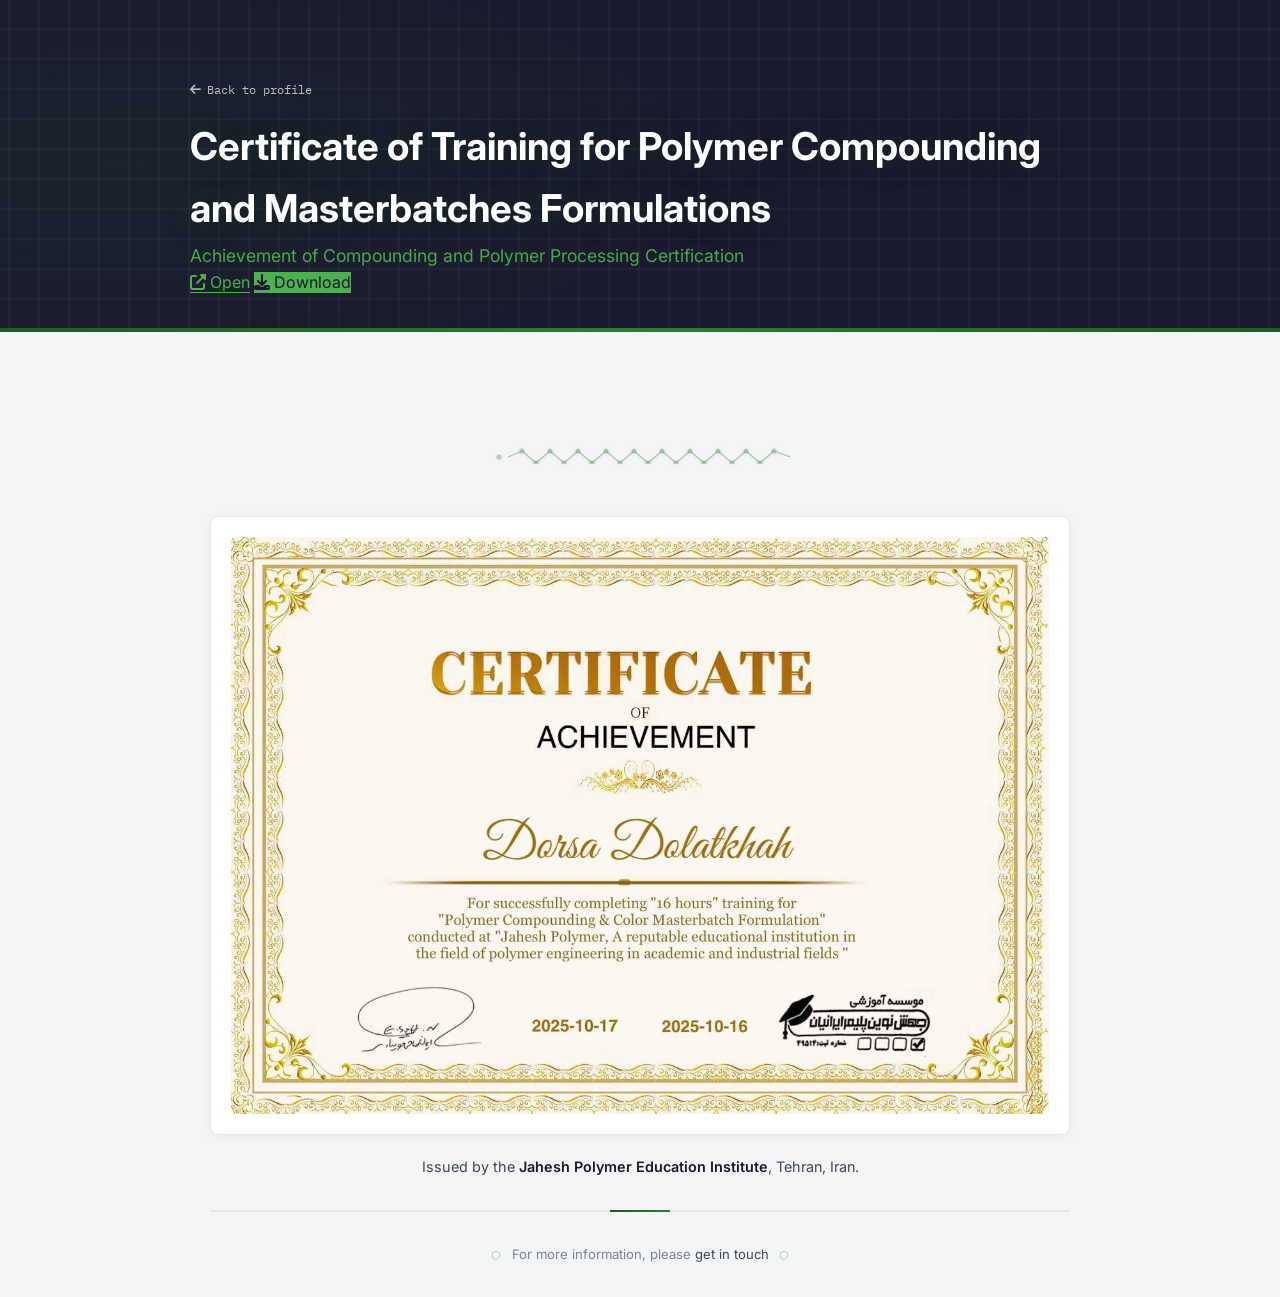
<file: certificate1.html>
<!DOCTYPE html>
<html lang="en">
<head>
<meta charset="UTF-8" />
<meta name="viewport" content="width=device-width, initial-scale=1.0" />
<meta name="author" content="Dorsa Dolatkhah Ouchbolagh" />
<meta name="description" content="Polymer Processing and Masterbatch Formulation Certificate — Jahesh Polymer Education Institute, Tehran, Iran." />
<title>Polymer Processing and Formulation Certificate — Jahesh Polymer Education — Dorsa Dolatkhah Ouchbolagh</title>
<link rel="shortcut icon" href="https://avatars.githubusercontent.com/u/16579247" type="image/png" />
<link rel="preconnect" href="https://fonts.googleapis.com" />
<link rel="preconnect" href="https://fonts.gstatic.com" crossorigin />
<link href="https://fonts.googleapis.com/css2?family=Source+Serif+4:opsz,wght@8..60,400;8..60,500;8..60,600;8..60,700&family=Inter:wght@400;500;600;700&family=IBM+Plex+Mono:wght@400;500&display=swap" rel="stylesheet" />
<link href="https://cdnjs.cloudflare.com/ajax/libs/font-awesome/6.4.2/css/all.min.css" rel="stylesheet" />
<style>
  /* ===== Green Theme – matches main page ===== */
  :root {
    --bg: #f4f5f7;
    --paper: #ffffff;
    --ink: #1a1a2e;
    --ink-soft: #3d4a5a;
    --ink-faint: #7a8594;
    --rule: #e4e7ec;
    --green: #1B5E20;            /* dark forest green – main accent */
    --green-light: #2E7D32;      /* medium green – for gradients */
    --green-pale: #4CAF50;       /* lighter green – for subtle highlights */
    --green-glow: rgba(27, 94, 32, 0.15);
    --accent-soft: #1B5E2014;
    --accent-light: #1B5E2008;
    --serif: 'Source Serif 4', Georgia, serif;
    --sans: 'Inter', Helvetica, Arial, sans-serif;
    --mono: 'IBM Plex Mono', 'Fira Mono', monospace;
    --space: 1.25rem;
    --space-m: 2rem;
    --space-l: 3.25rem;
  }

  * { box-sizing: border-box; }
  html { -webkit-font-smoothing: antialiased; }
  body {
    margin: 0;
    background: var(--bg);
    color: var(--ink);
    font-family: var(--sans);
    line-height: 1.6;
    font-size: 16px;
  }
  a {
    color: var(--green);
    text-decoration: none;
    border-bottom: 1px solid transparent;
    transition: border-color .25s ease, color .25s ease;
  }
  a:hover, a:focus {
    border-bottom-color: var(--green);
    color: var(--green);
  }
  a:focus-visible { outline: 2px solid var(--green); outline-offset: 2px; border-radius: 2px; }

  .wrap {
    max-width: 900px;
    margin: 0 auto;
    padding: var(--space-l) var(--space) var(--space-m);
  }

  /* ===== Polymer-themed Header (green) ===== */
  .chain-header {
    position: relative;
    padding: calc(var(--space-l) + 1.5rem) var(--space) var(--space-m);
    margin: 0 calc(-1 * var(--space)) var(--space-m);
    min-height: 30vh;
    display: flex;
    align-items: center;
    background: var(--ink);
    color: #fff;
    overflow: hidden;
    border-bottom: 4px solid transparent;
    border-image: linear-gradient(90deg, var(--green), var(--green-light), var(--green)) 1;
  }
  .chain-header .wrap {
    padding: 0;
    max-width: 900px;
    margin: 0 auto;
    position: relative;
    z-index: 2;
    width: 100%;
  }

  /* Green glow */
  .chain-header::before {
    content: '';
    position: absolute;
    top: -20%;
    left: -10%;
    width: 70%;
    height: 140%;
    background: radial-gradient(ellipse at 30% 50%, rgba(27, 94, 32, 0.12), transparent 70%);
    z-index: 0;
    pointer-events: none;
  }

  /* Subtle pattern */
  .chain-header .bg-pattern {
    position: absolute;
    top: 0;
    left: 0;
    right: 0;
    bottom: 0;
    background-image: radial-gradient(circle at 5% 10%, var(--accent-soft) 1.5px, transparent 1.5px), radial-gradient(circle at 15% 30%, var(--accent-soft) 1.5px, transparent 1.5px), radial-gradient(circle at 25% 50%, var(--accent-soft) 1.5px, transparent 1.5px), radial-gradient(circle at 35% 70%, var(--accent-soft) 1.5px, transparent 1.5px), radial-gradient(circle at 45% 90%, var(--accent-soft) 1.5px, transparent 1.5px), radial-gradient(circle at 55% 15%, var(--accent-soft) 1.5px, transparent 1.5px), radial-gradient(circle at 65% 35%, var(--accent-soft) 1.5px, transparent 1.5px), radial-gradient(circle at 75% 55%, var(--accent-soft) 1.5px, transparent 1.5px), radial-gradient(circle at 85% 75%, var(--accent-soft) 1.5px, transparent 1.5px), radial-gradient(circle at 95% 95%, var(--accent-soft) 1.5px, transparent 1.5px);
    background-size: 40px 40px;
    opacity: 0.2;
    z-index: 0;
    pointer-events: none;
  }
  .chain-header .bg-lines {
    position: absolute;
    top: 0;
    left: 0;
    right: 0;
    bottom: 0;
    background: repeating-linear-gradient(90deg, transparent, transparent 28px, rgba(255,255,255,.03) 28px, rgba(255,255,255,.03) 30px), repeating-linear-gradient(0deg, transparent, transparent 28px, rgba(255,255,255,.03) 28px, rgba(255,255,255,.03) 30px);
    z-index: 0;
    pointer-events: none;
  }

  .chain-header header {
    border-bottom: none;
    padding-bottom: 0;
    margin-bottom: 0;
  }
  .chain-header header h1 {
    color: #fff;
    font-size: 2.4rem;
    text-shadow: 0 2px 30px rgba(27, 94, 32, 0.25);
    margin: 0 0 .2rem;
  }
  .chain-header header p {
    color: var(--green-pale);
    opacity: 0.95;
    font-size: 1.1rem;
    margin: 0;
  }
  .chain-header .back {
    color: rgba(255,255,255,.7);
    font-family: var(--mono);
    font-size: .78rem;
    display: inline-flex;
    align-items: center;
    gap: .4rem;
    margin-bottom: 1rem;
    border-bottom: none;
  }
  .chain-header .back:hover {
    color: #fff;
    border-bottom-color: var(--green-pale);
  }
  .chain-header .actions .btn {
    border-color: var(--green-pale);
    color: var(--green-pale);
    background: transparent;
  }
  .chain-header .actions .btn:hover {
    background: var(--green-pale);
    color: var(--ink);
    border-color: var(--green-pale);
    box-shadow: 0 0 30px rgba(27, 94, 32, 0.2);
  }
  .chain-header .actions .btn.primary {
    background: var(--green-pale);
    color: var(--ink);
    border-color: var(--green-pale);
  }
  .chain-header .actions .btn.primary:hover {
    background: var(--green);
    border-color: var(--green);
    color: #fff;
    box-shadow: 0 0 30px rgba(27, 94, 32, 0.3);
  }

  /* ===== Polymer Chain Divider (Green) ===== */
  .polymer-chain-divider {
    display: flex;
    align-items: center;
    justify-content: center;
    gap: .2rem;
    margin: var(--space-m) 0 var(--space-l);
    opacity: .6;
    width: 100%;
  }
  .polymer-chain-divider svg {
    width: 100%;
    max-width: 300px;
    height: 16px;
    filter: drop-shadow(0 1px 2px rgba(27, 94, 32, 0.2));
  }

  /* ===== Viewer ===== */
  .viewer {
    background: var(--paper);
    border: 1px solid var(--rule);
    border-radius: 8px;
    overflow: hidden;
    box-shadow: 0 2px 12px rgba(0,0,0,.04);
    padding: 1.25rem;
    text-align: center;
    transition: border-color .3s ease, box-shadow .3s ease;
  }
  .viewer:hover {
    border-color: var(--green);
    box-shadow: 0 4px 24px rgba(27, 94, 32, 0.08);
  }
  .viewer img {
    max-width: 100%;
    height: auto;
    display: block;
    margin: 0 auto;
    border-radius: 4px;
  }

  .meta {
    margin-top: 1.25rem;
    font-size: .9rem;
    color: var(--ink-soft);
    text-align: center;
  }
  .meta strong {
    color: var(--ink);
    font-weight: 600;
  }

  /* ===== Footer ===== */
  footer {
    text-align: center;
    padding-top: var(--space-m);
    border-top: 2px solid var(--rule);
    color: var(--ink-faint);
    font-size: .82rem;
    margin-top: var(--space-m);
    position: relative;
  }
  footer::before {
    content: '';
    position: absolute;
    top: -2px;
    left: 50%;
    transform: translateX(-50%);
    width: 60px;
    height: 2px;
    background: linear-gradient(90deg, var(--green), var(--green-light));
  }
  footer a { color: var(--ink-soft); border-bottom: none; }
  footer a:hover { color: var(--green); border-bottom: none; }
  footer .chain-icon {
    color: var(--green);
    opacity: .4;
    font-size: .7rem;
    margin: 0 .4rem;
  }

  /* ===== Responsive ===== */
  @media (max-width: 600px) {
    .chain-header {
      padding: var(--space-l) var(--space) var(--space-m);
      min-height: 25vh;
      margin: 0 0 var(--space-m);
    }
    .chain-header header h1 { font-size: 1.8rem; }
    .chain-header header p { font-size: 1rem; }
    .chain-header .actions .btn { font-size: .7rem; padding: .35rem .6rem; }
    .wrap { padding: 1rem .8rem; }
    .polymer-chain-divider svg { max-width: 200px; }
  }

  @media print {
    body { background: #fff; }
    .chain-header {
      background: #fff !important;
      color: var(--ink) !important;
      padding: 1rem 0 !important;
      margin: 0 !important;
      min-height: auto !important;
      border-bottom: 3px solid var(--green) !important;
    }
    .chain-header .bg-pattern, .chain-header .bg-lines, .chain-header::before { display: none !important; }
    .chain-header header h1 { color: var(--ink) !important; text-shadow: none !important; }
    .chain-header header p { color: var(--ink-soft) !important; }
    .chain-header .back, .chain-header .actions { display: none; }
    .wrap { padding: .5rem 0; max-width: 100%; }
    .viewer { border: 1px solid #ccc; box-shadow: none !important; }
    .polymer-chain-divider { display: none; }
    footer::before { display: none; }
  }
</style>
</head>
<body>

<!-- ===== Green-themed Header ===== -->
<div class="chain-header">
  <div class="bg-pattern"></div>
  <div class="bg-lines"></div>
  <div class="wrap">
    <a class="back" href="index.html"><i class="fa-solid fa-arrow-left"></i> Back to profile</a>
    <header>
      <div>
        <h1>Certificate of Training for Polymer Compounding and Masterbatches Formulations</h1>
        <p>Achievement of Compounding and Polymer Processing Certification</p>
      </div>
      <div class="actions">
        <a class="btn" href="certificate-for-Compounding.jpg" target="_blank" rel="noopener"><i class="fa-solid fa-up-right-from-square"></i> Open</a>
        <a class="btn primary" href="certificate-for-Compounding.jpg" download><i class="fa-solid fa-download"></i> Download</a>
      </div>
    </header>
  </div>
</div>

<div class="wrap">

  <!-- ===== Polymer Chain Divider (Green) ===== -->
  <div class="polymer-chain-divider" aria-hidden="true">
    <svg viewBox="0 0 300 16" xmlns="http://www.w3.org/2000/svg">
      <g stroke="url(#greenGradCert)" fill="none" stroke-width="1.2" opacity="0.6">
        <line x1="0" y1="9" x2="18" y2="9" />
        <line x1="18" y1="9" x2="32" y2="3" />
        <line x1="32" y1="3" x2="46" y2="15" />
        <line x1="46" y1="15" x2="60" y2="3" />
        <line x1="60" y1="3" x2="74" y2="15" />
        <line x1="74" y1="15" x2="88" y2="3" />
        <line x1="88" y1="3" x2="102" y2="15" />
        <line x1="102" y1="15" x2="116" y2="3" />
        <line x1="116" y1="3" x2="130" y2="15" />
        <line x1="130" y1="15" x2="144" y2="3" />
        <line x1="144" y1="3" x2="158" y2="15" />
        <line x1="158" y1="15" x2="172" y2="3" />
        <line x1="172" y1="3" x2="186" y2="15" />
        <line x1="186" y1="15" x2="200" y2="3" />
        <line x1="200" y1="3" x2="214" y2="15" />
        <line x1="214" y1="15" x2="228" y2="3" />
        <line x1="228" y1="3" x2="242" y2="15" />
        <line x1="242" y1="15" x2="256" y2="3" />
        <line x1="256" y1="3" x2="270" y2="15" />
        <line x1="270" y1="15" x2="284" y2="3" />
        <line x1="284" y1="3" x2="300" y2="9" />
      </g>
      <g fill="url(#greenGradCert)" opacity="0.5">
        <circle cx="9" cy="9" r="2.6" />
        <circle cx="32" cy="3" r="2.6" />
        <circle cx="46" cy="15" r="2.6" />
        <circle cx="60" cy="3" r="2.6" />
        <circle cx="74" cy="15" r="2.6" />
        <circle cx="88" cy="3" r="2.6" />
        <circle cx="102" cy="15" r="2.6" />
        <circle cx="116" cy="3" r="2.6" />
        <circle cx="130" cy="15" r="2.6" />
        <circle cx="144" cy="3" r="2.6" />
        <circle cx="158" cy="15" r="2.6" />
        <circle cx="172" cy="3" r="2.6" />
        <circle cx="186" cy="15" r="2.6" />
        <circle cx="200" cy="3" r="2.6" />
        <circle cx="214" cy="15" r="2.6" />
        <circle cx="228" cy="3" r="2.6" />
        <circle cx="242" cy="15" r="2.6" />
        <circle cx="256" cy="3" r="2.6" />
        <circle cx="270" cy="15" r="2.6" />
        <circle cx="284" cy="3" r="2.6" />
      </g>
      <defs>
        <linearGradient id="greenGradCert" x1="0%" y1="0%" x2="100%" y2="0%">
          <stop offset="0%" stop-color="#1B5E20" />
          <stop offset="50%" stop-color="#2E7D32" />
          <stop offset="100%" stop-color="#1B5E20" />
        </linearGradient>
      </defs>
    </svg>
  </div>

  <!-- ===== Certificate Viewer ===== -->
  <div class="viewer">
    <img src="certificate-for-Compounding.jpg" alt="Certificate of training for Polymer Compounding and Color Masterbatches Formulations" />
  </div>

  <p class="meta">Issued by the <strong>Jahesh Polymer Education Institute</strong>, Tehran, Iran.</p>

  <!-- ===== Footer ===== -->
  <footer>
    <span class="chain-icon">⬡</span>
    For more information, please <a href="mailto:dolatkhahdorsa250@gmail.com">get in touch</a>
    <span class="chain-icon">⬡</span>
  </footer>

</div>
</body>
</html>
</file>
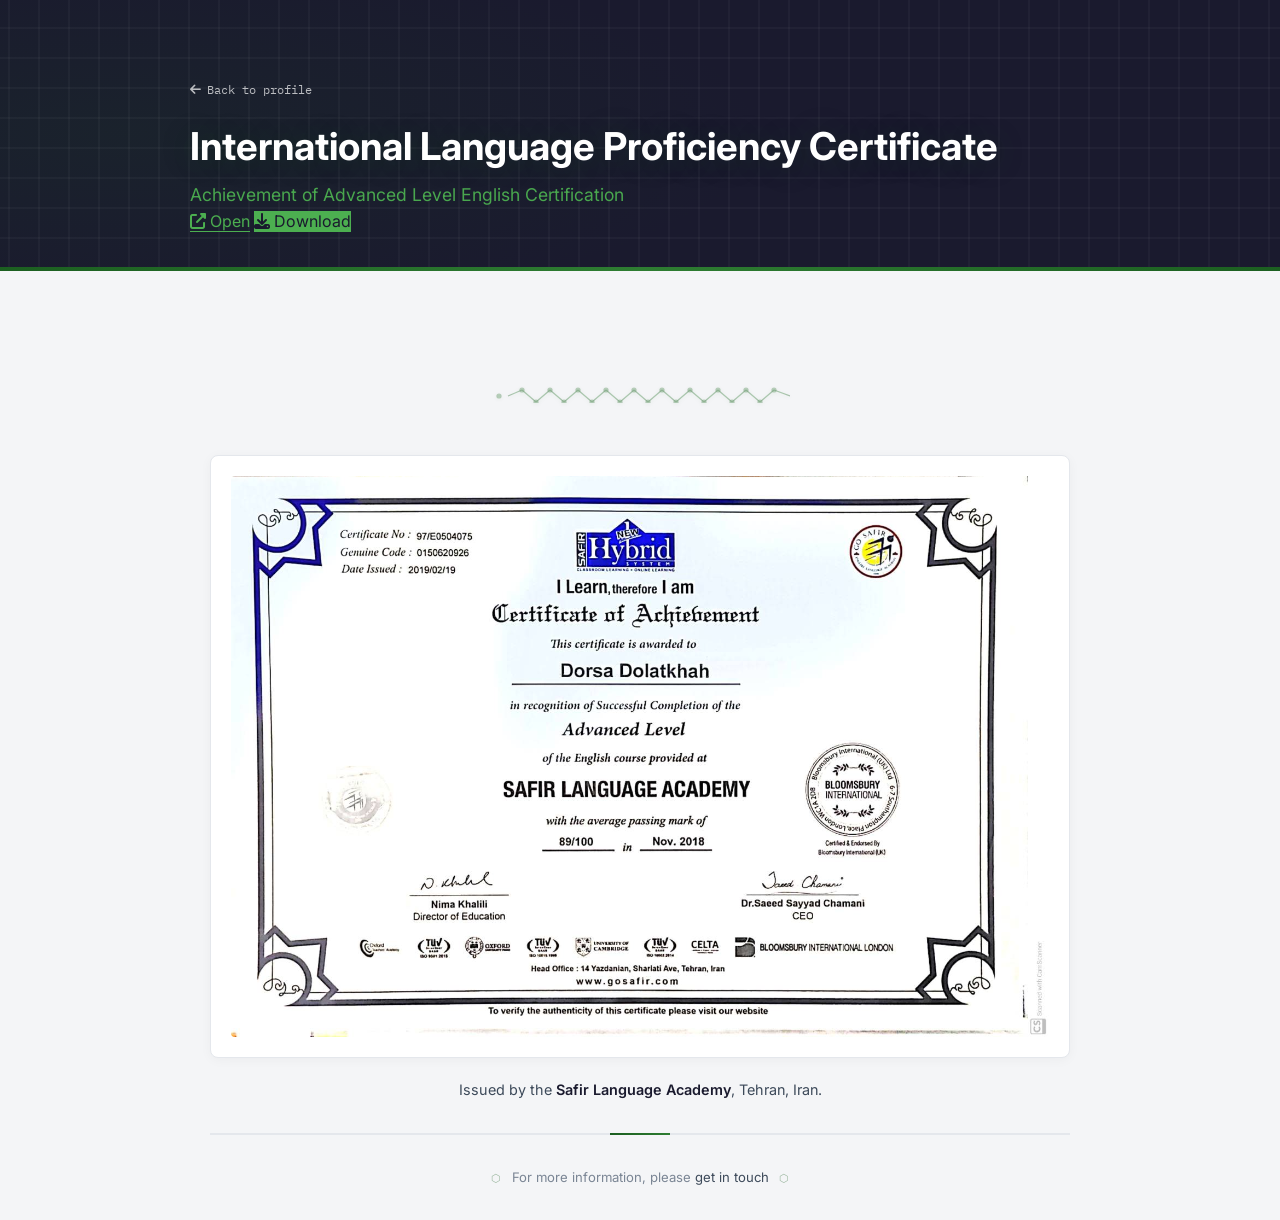
<file: English1.html>
<!DOCTYPE html>
<html lang="en">
<head>
<meta charset="UTF-8" />
<meta name="viewport" content="width=device-width, initial-scale=1.0" />
<meta name="author" content="Dorsa Dolatkhah Ouchbolagh" />
<meta name="description" content="English Language Proficiency Certificate — Safir Language Academy, Tehran, Iran." />
<title>English Proficiency Certificate — Safir Language Academy — Dorsa Dolatkhah Ouchbolagh</title>
<link rel="shortcut icon" href="https://avatars.githubusercontent.com/u/16579247" type="image/png" />
<link rel="preconnect" href="https://fonts.googleapis.com" />
<link rel="preconnect" href="https://fonts.gstatic.com" crossorigin />
<link href="https://fonts.googleapis.com/css2?family=Source+Serif+4:opsz,wght@8..60,400;8..60,500;8..60,600;8..60,700&family=Inter:wght@400;500;600;700&family=IBM+Plex+Mono:wght@400;500&display=swap" rel="stylesheet" />
<link href="https://cdnjs.cloudflare.com/ajax/libs/font-awesome/6.4.2/css/all.min.css" rel="stylesheet" />
<style>
  /* ===== Green Theme – matches main page ===== */
  :root {
    --bg: #f4f5f7;
    --paper: #ffffff;
    --ink: #1a1a2e;
    --ink-soft: #3d4a5a;
    --ink-faint: #7a8594;
    --rule: #e4e7ec;
    --green: #1B5E20;            /* dark forest green – main accent */
    --green-light: #2E7D32;      /* medium green – for gradients */
    --green-pale: #4CAF50;       /* lighter green – for subtle highlights */
    --green-glow: rgba(27, 94, 32, 0.15);
    --accent-soft: #1B5E2014;
    --accent-light: #1B5E2008;
    --serif: 'Source Serif 4', Georgia, serif;
    --sans: 'Inter', Helvetica, Arial, sans-serif;
    --mono: 'IBM Plex Mono', 'Fira Mono', monospace;
    --space: 1.25rem;
    --space-m: 2rem;
    --space-l: 3.25rem;
  }

  * { box-sizing: border-box; }
  html { -webkit-font-smoothing: antialiased; }
  body {
    margin: 0;
    background: var(--bg);
    color: var(--ink);
    font-family: var(--sans);
    line-height: 1.6;
    font-size: 16px;
  }
  a {
    color: var(--green);
    text-decoration: none;
    border-bottom: 1px solid transparent;
    transition: border-color .25s ease, color .25s ease;
  }
  a:hover, a:focus {
    border-bottom-color: var(--green);
    color: var(--green);
  }
  a:focus-visible { outline: 2px solid var(--green); outline-offset: 2px; border-radius: 2px; }

  .wrap {
    max-width: 900px;
    margin: 0 auto;
    padding: var(--space-l) var(--space) var(--space-m);
  }

  /* ===== Polymer-themed Header (green) ===== */
  .chain-header {
    position: relative;
    padding: calc(var(--space-l) + 1.5rem) var(--space) var(--space-m);
    margin: 0 calc(-1 * var(--space)) var(--space-m);
    min-height: 30vh;
    display: flex;
    align-items: center;
    background: var(--ink);
    color: #fff;
    overflow: hidden;
    border-bottom: 4px solid transparent;
    border-image: linear-gradient(90deg, var(--green), var(--green-light), var(--green)) 1;
  }
  .chain-header .wrap {
    padding: 0;
    max-width: 900px;
    margin: 0 auto;
    position: relative;
    z-index: 2;
    width: 100%;
  }

  /* Green glow */
  .chain-header::before {
    content: '';
    position: absolute;
    top: -20%;
    left: -10%;
    width: 70%;
    height: 140%;
    background: radial-gradient(ellipse at 30% 50%, rgba(27, 94, 32, 0.12), transparent 70%);
    z-index: 0;
    pointer-events: none;
  }

  /* Subtle pattern */
  .chain-header .bg-pattern {
    position: absolute;
    top: 0;
    left: 0;
    right: 0;
    bottom: 0;
    background-image: radial-gradient(circle at 5% 10%, var(--accent-soft) 1.5px, transparent 1.5px), radial-gradient(circle at 15% 30%, var(--accent-soft) 1.5px, transparent 1.5px), radial-gradient(circle at 25% 50%, var(--accent-soft) 1.5px, transparent 1.5px), radial-gradient(circle at 35% 70%, var(--accent-soft) 1.5px, transparent 1.5px), radial-gradient(circle at 45% 90%, var(--accent-soft) 1.5px, transparent 1.5px), radial-gradient(circle at 55% 15%, var(--accent-soft) 1.5px, transparent 1.5px), radial-gradient(circle at 65% 35%, var(--accent-soft) 1.5px, transparent 1.5px), radial-gradient(circle at 75% 55%, var(--accent-soft) 1.5px, transparent 1.5px), radial-gradient(circle at 85% 75%, var(--accent-soft) 1.5px, transparent 1.5px), radial-gradient(circle at 95% 95%, var(--accent-soft) 1.5px, transparent 1.5px);
    background-size: 40px 40px;
    opacity: 0.2;
    z-index: 0;
    pointer-events: none;
  }
  .chain-header .bg-lines {
    position: absolute;
    top: 0;
    left: 0;
    right: 0;
    bottom: 0;
    background: repeating-linear-gradient(90deg, transparent, transparent 28px, rgba(255,255,255,.03) 28px, rgba(255,255,255,.03) 30px), repeating-linear-gradient(0deg, transparent, transparent 28px, rgba(255,255,255,.03) 28px, rgba(255,255,255,.03) 30px);
    z-index: 0;
    pointer-events: none;
  }

  .chain-header header {
    border-bottom: none;
    padding-bottom: 0;
    margin-bottom: 0;
  }
  .chain-header header h1 {
    color: #fff;
    font-size: 2.4rem;
    text-shadow: 0 2px 30px rgba(27, 94, 32, 0.25);
    margin: 0 0 .2rem;
  }
  .chain-header header p {
    color: var(--green-pale);
    opacity: 0.95;
    font-size: 1.1rem;
    margin: 0;
  }
  .chain-header .back {
    color: rgba(255,255,255,.7);
    font-family: var(--mono);
    font-size: .78rem;
    display: inline-flex;
    align-items: center;
    gap: .4rem;
    margin-bottom: 1rem;
    border-bottom: none;
  }
  .chain-header .back:hover {
    color: #fff;
    border-bottom-color: var(--green-pale);
  }
  .chain-header .actions .btn {
    border-color: var(--green-pale);
    color: var(--green-pale);
    background: transparent;
  }
  .chain-header .actions .btn:hover {
    background: var(--green-pale);
    color: var(--ink);
    border-color: var(--green-pale);
    box-shadow: 0 0 30px rgba(27, 94, 32, 0.2);
  }
  .chain-header .actions .btn.primary {
    background: var(--green-pale);
    color: var(--ink);
    border-color: var(--green-pale);
  }
  .chain-header .actions .btn.primary:hover {
    background: var(--green);
    border-color: var(--green);
    color: #fff;
    box-shadow: 0 0 30px rgba(27, 94, 32, 0.3);
  }

  /* ===== Polymer Chain Divider (Green) ===== */
  .polymer-chain-divider {
    display: flex;
    align-items: center;
    justify-content: center;
    gap: .2rem;
    margin: var(--space-m) 0 var(--space-l);
    opacity: .6;
    width: 100%;
  }
  .polymer-chain-divider svg {
    width: 100%;
    max-width: 300px;
    height: 16px;
    filter: drop-shadow(0 1px 2px rgba(27, 94, 32, 0.2));
  }

  /* ===== Viewer ===== */
  .viewer {
    background: var(--paper);
    border: 1px solid var(--rule);
    border-radius: 8px;
    overflow: hidden;
    box-shadow: 0 2px 12px rgba(0,0,0,.04);
    padding: 1.25rem;
    text-align: center;
    transition: border-color .3s ease, box-shadow .3s ease;
  }
  .viewer:hover {
    border-color: var(--green);
    box-shadow: 0 4px 24px rgba(27, 94, 32, 0.08);
  }
  .viewer img {
    max-width: 100%;
    height: auto;
    display: block;
    margin: 0 auto;
    border-radius: 4px;
  }

  .meta {
    margin-top: 1.25rem;
    font-size: .9rem;
    color: var(--ink-soft);
    text-align: center;
  }
  .meta strong {
    color: var(--ink);
    font-weight: 600;
  }

  /* ===== Footer ===== */
  footer {
    text-align: center;
    padding-top: var(--space-m);
    border-top: 2px solid var(--rule);
    color: var(--ink-faint);
    font-size: .82rem;
    margin-top: var(--space-m);
    position: relative;
  }
  footer::before {
    content: '';
    position: absolute;
    top: -2px;
    left: 50%;
    transform: translateX(-50%);
    width: 60px;
    height: 2px;
    background: linear-gradient(90deg, var(--green), var(--green-light));
  }
  footer a { color: var(--ink-soft); border-bottom: none; }
  footer a:hover { color: var(--green); border-bottom: none; }
  footer .chain-icon {
    color: var(--green);
    opacity: .4;
    font-size: .7rem;
    margin: 0 .4rem;
  }

  /* ===== Responsive ===== */
  @media (max-width: 600px) {
    .chain-header {
      padding: var(--space-l) var(--space) var(--space-m);
      min-height: 25vh;
      margin: 0 0 var(--space-m);
    }
    .chain-header header h1 { font-size: 1.8rem; }
    .chain-header header p { font-size: 1rem; }
    .chain-header .actions .btn { font-size: .7rem; padding: .35rem .6rem; }
    .wrap { padding: 1rem .8rem; }
    .polymer-chain-divider svg { max-width: 200px; }
  }

  @media print {
    body { background: #fff; }
    .chain-header {
      background: #fff !important;
      color: var(--ink) !important;
      padding: 1rem 0 !important;
      margin: 0 !important;
      min-height: auto !important;
      border-bottom: 3px solid var(--green) !important;
    }
    .chain-header .bg-pattern, .chain-header .bg-lines, .chain-header::before { display: none !important; }
    .chain-header header h1 { color: var(--ink) !important; text-shadow: none !important; }
    .chain-header header p { color: var(--ink-soft) !important; }
    .chain-header .back, .chain-header .actions { display: none; }
    .wrap { padding: .5rem 0; max-width: 100%; }
    .viewer { border: 1px solid #ccc; box-shadow: none !important; }
    .polymer-chain-divider { display: none; }
    footer::before { display: none; }
  }
</style>
</head>
<body>

<!-- ===== Green-themed Header ===== -->
<div class="chain-header">
  <div class="bg-pattern"></div>
  <div class="bg-lines"></div>
  <div class="wrap">
    <a class="back" href="index.html"><i class="fa-solid fa-arrow-left"></i> Back to profile</a>
    <header>
      <div>
        <h1>International Language Proficiency Certificate</h1>
        <p>Achievement of Advanced Level English Certification</p>
      </div>
      <div class="actions">
        <a class="btn" href="English1.jpg" target="_blank" rel="noopener"><i class="fa-solid fa-up-right-from-square"></i> Open</a>
        <a class="btn primary" href="English1.jpg" download><i class="fa-solid fa-download"></i> Download</a>
      </div>
    </header>
  </div>
</div>

<div class="wrap">

  <!-- ===== Polymer Chain Divider (Green) ===== -->
  <div class="polymer-chain-divider" aria-hidden="true">
    <svg viewBox="0 0 300 16" xmlns="http://www.w3.org/2000/svg">
      <g stroke="url(#greenGradCert)" fill="none" stroke-width="1.2" opacity="0.6">
        <line x1="0" y1="9" x2="18" y2="9" />
        <line x1="18" y1="9" x2="32" y2="3" />
        <line x1="32" y1="3" x2="46" y2="15" />
        <line x1="46" y1="15" x2="60" y2="3" />
        <line x1="60" y1="3" x2="74" y2="15" />
        <line x1="74" y1="15" x2="88" y2="3" />
        <line x1="88" y1="3" x2="102" y2="15" />
        <line x1="102" y1="15" x2="116" y2="3" />
        <line x1="116" y1="3" x2="130" y2="15" />
        <line x1="130" y1="15" x2="144" y2="3" />
        <line x1="144" y1="3" x2="158" y2="15" />
        <line x1="158" y1="15" x2="172" y2="3" />
        <line x1="172" y1="3" x2="186" y2="15" />
        <line x1="186" y1="15" x2="200" y2="3" />
        <line x1="200" y1="3" x2="214" y2="15" />
        <line x1="214" y1="15" x2="228" y2="3" />
        <line x1="228" y1="3" x2="242" y2="15" />
        <line x1="242" y1="15" x2="256" y2="3" />
        <line x1="256" y1="3" x2="270" y2="15" />
        <line x1="270" y1="15" x2="284" y2="3" />
        <line x1="284" y1="3" x2="300" y2="9" />
      </g>
      <g fill="url(#greenGradCert)" opacity="0.5">
        <circle cx="9" cy="9" r="2.6" />
        <circle cx="32" cy="3" r="2.6" />
        <circle cx="46" cy="15" r="2.6" />
        <circle cx="60" cy="3" r="2.6" />
        <circle cx="74" cy="15" r="2.6" />
        <circle cx="88" cy="3" r="2.6" />
        <circle cx="102" cy="15" r="2.6" />
        <circle cx="116" cy="3" r="2.6" />
        <circle cx="130" cy="15" r="2.6" />
        <circle cx="144" cy="3" r="2.6" />
        <circle cx="158" cy="15" r="2.6" />
        <circle cx="172" cy="3" r="2.6" />
        <circle cx="186" cy="15" r="2.6" />
        <circle cx="200" cy="3" r="2.6" />
        <circle cx="214" cy="15" r="2.6" />
        <circle cx="228" cy="3" r="2.6" />
        <circle cx="242" cy="15" r="2.6" />
        <circle cx="256" cy="3" r="2.6" />
        <circle cx="270" cy="15" r="2.6" />
        <circle cx="284" cy="3" r="2.6" />
      </g>
      <defs>
        <linearGradient id="greenGradCert" x1="0%" y1="0%" x2="100%" y2="0%">
          <stop offset="0%" stop-color="#1B5E20" />
          <stop offset="50%" stop-color="#2E7D32" />
          <stop offset="100%" stop-color="#1B5E20" />
        </linearGradient>
      </defs>
    </svg>
  </div>

  <!-- ===== Certificate Viewer ===== -->
  <div class="viewer">
    <img src="English1.jpg" alt="English Language Proficiency Certificate from Safir Language Academy" />
  </div>

  <p class="meta">Issued by the <strong>Safir Language Academy</strong>, Tehran, Iran.</p>

  <!-- ===== Footer ===== -->
  <footer>
    <span class="chain-icon">⬡</span>
    For more information, please <a href="mailto:dolatkhahdorsa250@gmail.com">get in touch</a>
    <span class="chain-icon">⬡</span>
  </footer>

</div>
</body>
</html>
</file>
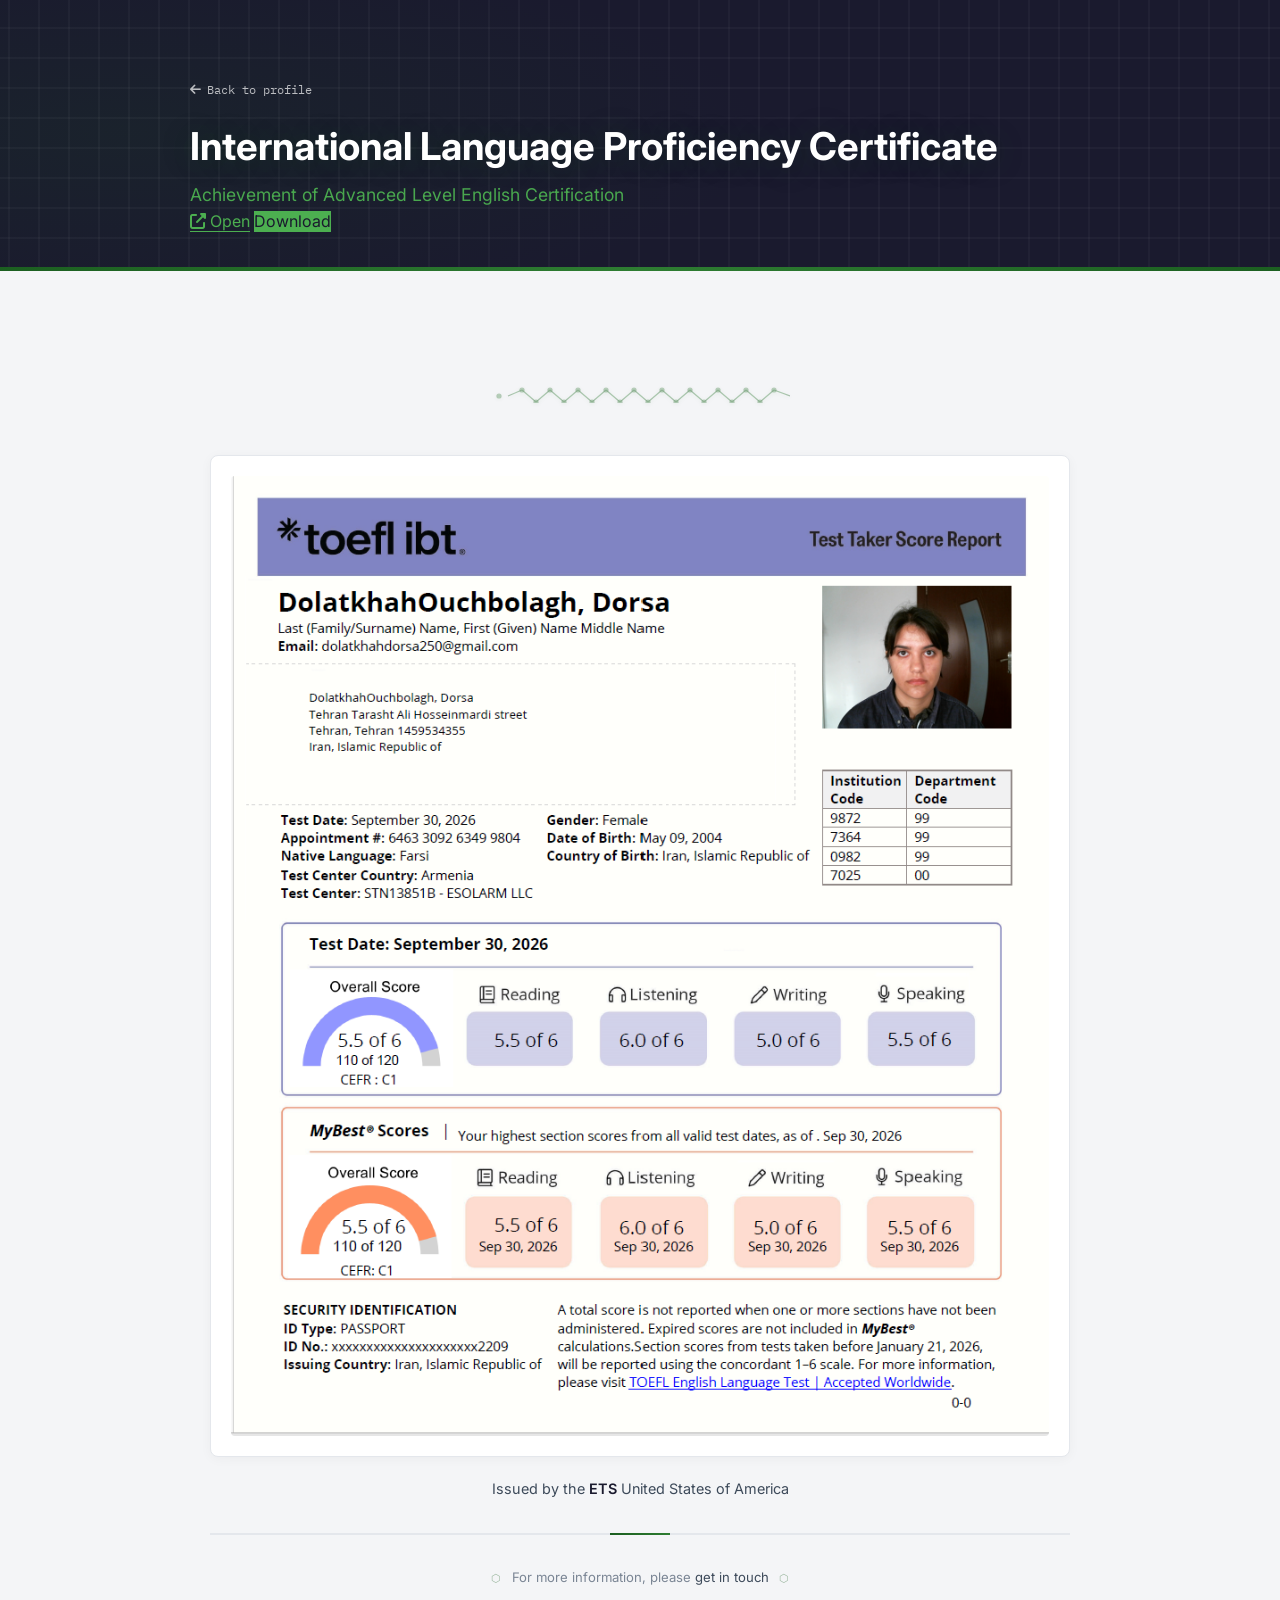
<file: English2.html>
<!DOCTYPE html>
<html lang="en">
<head>
<meta charset="UTF-8" />
<meta name="viewport" content="width=device-width, initial-scale=1.0" />
<meta name="author" content="Dorsa Dolatkhah Ouchbolagh" />
<meta name="description" content="English Language Proficiency Certificate — ETS, Toefl." />
<title>English Proficiency Certificate — Safir Language Academy — Dorsa Dolatkhah Ouchbolagh</title>
<link rel="shortcut icon" href="https://avatars.githubusercontent.com/u/16579247" type="image/png" />
<link rel="preconnect" href="https://fonts.googleapis.com" />
<link rel="preconnect" href="https://fonts.gstatic.com" crossorigin />
<link href="https://fonts.googleapis.com/css2?family=Source+Serif+4:opsz,wght@8..60,400;8..60,500;8..60,600;8..60,700&family=Inter:wght@400;500;600;700&family=IBM+Plex+Mono:wght@400;500&display=swap" rel="stylesheet" />
<link href="https://cdnjs.cloudflare.com/ajax/libs/font-awesome/6.4.2/css/all.min.css" rel="stylesheet" />
<style>
  /* ===== Green Theme – matches main page ===== */
  :root {
    --bg: #f4f5f7;
    --paper: #ffffff;
    --ink: #1a1a2e;
    --ink-soft: #3d4a5a;
    --ink-faint: #7a8594;
    --rule: #e4e7ec;
    --green: #1B5E20;            /* dark forest green – main accent */
    --green-light: #2E7D32;      /* medium green – for gradients */
    --green-pale: #4CAF50;       /* lighter green – for subtle highlights */
    --green-glow: rgba(27, 94, 32, 0.15);
    --accent-soft: #1B5E2014;
    --accent-light: #1B5E2008;
    --serif: 'Source Serif 4', Georgia, serif;
    --sans: 'Inter', Helvetica, Arial, sans-serif;
    --mono: 'IBM Plex Mono', 'Fira Mono', monospace;
    --space: 1.25rem;
    --space-m: 2rem;
    --space-l: 3.25rem;
  }

  * { box-sizing: border-box; }
  html { -webkit-font-smoothing: antialiased; }
  body {
    margin: 0;
    background: var(--bg);
    color: var(--ink);
    font-family: var(--sans);
    line-height: 1.6;
    font-size: 16px;
  }
  a {
    color: var(--green);
    text-decoration: none;
    border-bottom: 1px solid transparent;
    transition: border-color .25s ease, color .25s ease;
  }
  a:hover, a:focus {
    border-bottom-color: var(--green);
    color: var(--green);
  }
  a:focus-visible { outline: 2px solid var(--green); outline-offset: 2px; border-radius: 2px; }

  .wrap {
    max-width: 900px;
    margin: 0 auto;
    padding: var(--space-l) var(--space) var(--space-m);
  }

  /* ===== Polymer-themed Header (green) ===== */
  .chain-header {
    position: relative;
    padding: calc(var(--space-l) + 1.5rem) var(--space) var(--space-m);
    margin: 0 calc(-1 * var(--space)) var(--space-m);
    min-height: 30vh;
    display: flex;
    align-items: center;
    background: var(--ink);
    color: #fff;
    overflow: hidden;
    border-bottom: 4px solid transparent;
    border-image: linear-gradient(90deg, var(--green), var(--green-light), var(--green)) 1;
  }
  .chain-header .wrap {
    padding: 0;
    max-width: 900px;
    margin: 0 auto;
    position: relative;
    z-index: 2;
    width: 100%;
  }

  /* Green glow */
  .chain-header::before {
    content: '';
    position: absolute;
    top: -20%;
    left: -10%;
    width: 70%;
    height: 140%;
    background: radial-gradient(ellipse at 30% 50%, rgba(27, 94, 32, 0.12), transparent 70%);
    z-index: 0;
    pointer-events: none;
  }

  /* Subtle pattern */
  .chain-header .bg-pattern {
    position: absolute;
    top: 0;
    left: 0;
    right: 0;
    bottom: 0;
    background-image: radial-gradient(circle at 5% 10%, var(--accent-soft) 1.5px, transparent 1.5px), radial-gradient(circle at 15% 30%, var(--accent-soft) 1.5px, transparent 1.5px), radial-gradient(circle at 25% 50%, var(--accent-soft) 1.5px, transparent 1.5px), radial-gradient(circle at 35% 70%, var(--accent-soft) 1.5px, transparent 1.5px), radial-gradient(circle at 45% 90%, var(--accent-soft) 1.5px, transparent 1.5px), radial-gradient(circle at 55% 15%, var(--accent-soft) 1.5px, transparent 1.5px), radial-gradient(circle at 65% 35%, var(--accent-soft) 1.5px, transparent 1.5px), radial-gradient(circle at 75% 55%, var(--accent-soft) 1.5px, transparent 1.5px), radial-gradient(circle at 85% 75%, var(--accent-soft) 1.5px, transparent 1.5px), radial-gradient(circle at 95% 95%, var(--accent-soft) 1.5px, transparent 1.5px);
    background-size: 40px 40px;
    opacity: 0.2;
    z-index: 0;
    pointer-events: none;
  }
  .chain-header .bg-lines {
    position: absolute;
    top: 0;
    left: 0;
    right: 0;
    bottom: 0;
    background: repeating-linear-gradient(90deg, transparent, transparent 28px, rgba(255,255,255,.03) 28px, rgba(255,255,255,.03) 30px), repeating-linear-gradient(0deg, transparent, transparent 28px, rgba(255,255,255,.03) 28px, rgba(255,255,255,.03) 30px);
    z-index: 0;
    pointer-events: none;
  }

  .chain-header header {
    border-bottom: none;
    padding-bottom: 0;
    margin-bottom: 0;
  }
  .chain-header header h1 {
    color: #fff;
    font-size: 2.4rem;
    text-shadow: 0 2px 30px rgba(27, 94, 32, 0.25);
    margin: 0 0 .2rem;
  }
  .chain-header header p {
    color: var(--green-pale);
    opacity: 0.95;
    font-size: 1.1rem;
    margin: 0;
  }
  .chain-header .back {
    color: rgba(255,255,255,.7);
    font-family: var(--mono);
    font-size: .78rem;
    display: inline-flex;
    align-items: center;
    gap: .4rem;
    margin-bottom: 1rem;
    border-bottom: none;
  }
  .chain-header .back:hover {
    color: #fff;
    border-bottom-color: var(--green-pale);
  }
  .chain-header .actions .btn {
    border-color: var(--green-pale);
    color: var(--green-pale);
    background: transparent;
  }
  .chain-header .actions .btn:hover {
    background: var(--green-pale);
    color: var(--ink);
    border-color: var(--green-pale);
    box-shadow: 0 0 30px rgba(27, 94, 32, 0.2);
  }
  .chain-header .actions .btn.primary {
    background: var(--green-pale);
    color: var(--ink);
    border-color: var(--green-pale);
  }
  .chain-header .actions .btn.primary:hover {
    background: var(--green);
    border-color: var(--green);
    color: #fff;
    box-shadow: 0 0 30px rgba(27, 94, 32, 0.3);
  }

  /* ===== Polymer Chain Divider (Green) ===== */
  .polymer-chain-divider {
    display: flex;
    align-items: center;
    justify-content: center;
    gap: .2rem;
    margin: var(--space-m) 0 var(--space-l);
    opacity: .6;
    width: 100%;
  }
  .polymer-chain-divider svg {
    width: 100%;
    max-width: 300px;
    height: 16px;
    filter: drop-shadow(0 1px 2px rgba(27, 94, 32, 0.2));
  }

  /* ===== Viewer ===== */
  .viewer {
    background: var(--paper);
    border: 1px solid var(--rule);
    border-radius: 8px;
    overflow: hidden;
    box-shadow: 0 2px 12px rgba(0,0,0,.04);
    padding: 1.25rem;
    text-align: center;
    transition: border-color .3s ease, box-shadow .3s ease;
  }
  .viewer:hover {
    border-color: var(--green);
    box-shadow: 0 4px 24px rgba(27, 94, 32, 0.08);
  }
  .viewer img {
    max-width: 100%;
    height: auto;
    display: block;
    margin: 0 auto;
    border-radius: 4px;
  }

  .meta {
    margin-top: 1.25rem;
    font-size: .9rem;
    color: var(--ink-soft);
    text-align: center;
  }
  .meta strong {
    color: var(--ink);
    font-weight: 600;
  }

  /* ===== Footer ===== */
  footer {
    text-align: center;
    padding-top: var(--space-m);
    border-top: 2px solid var(--rule);
    color: var(--ink-faint);
    font-size: .82rem;
    margin-top: var(--space-m);
    position: relative;
  }
  footer::before {
    content: '';
    position: absolute;
    top: -2px;
    left: 50%;
    transform: translateX(-50%);
    width: 60px;
    height: 2px;
    background: linear-gradient(90deg, var(--green), var(--green-light));
  }
  footer a { color: var(--ink-soft); border-bottom: none; }
  footer a:hover { color: var(--green); border-bottom: none; }
  footer .chain-icon {
    color: var(--green);
    opacity: .4;
    font-size: .7rem;
    margin: 0 .4rem;
  }

  /* ===== Responsive ===== */
  @media (max-width: 600px) {
    .chain-header {
      padding: var(--space-l) var(--space) var(--space-m);
      min-height: 25vh;
      margin: 0 0 var(--space-m);
    }
    .chain-header header h1 { font-size: 1.8rem; }
    .chain-header header p { font-size: 1rem; }
    .chain-header .actions .btn { font-size: .7rem; padding: .35rem .6rem; }
    .wrap { padding: 1rem .8rem; }
    .polymer-chain-divider svg { max-width: 200px; }
  }

  @media print {
    body { background: #fff; }
    .chain-header {
      background: #fff !important;
      color: var(--ink) !important;
      padding: 1rem 0 !important;
      margin: 0 !important;
      min-height: auto !important;
      border-bottom: 3px solid var(--green) !important;
    }
    .chain-header .bg-pattern, .chain-header .bg-lines, .chain-header::before { display: none !important; }
    .chain-header header h1 { color: var(--ink) !important; text-shadow: none !important; }
    .chain-header header p { color: var(--ink-soft) !important; }
    .chain-header .back, .chain-header .actions { display: none; }
    .wrap { padding: .5rem 0; max-width: 100%; }
    .viewer { border: 1px solid #ccc; box-shadow: none !important; }
    .polymer-chain-divider { display: none; }
    footer::before { display: none; }
  }
</style>
</head>
<body>

<!-- ===== Green-themed Header ===== -->
<div class="chain-header">
  <div class="bg-pattern"></div>
  <div class="bg-lines"></div>
  <div class="wrap">
    <a class="back" href="index.html"><i class="fa-solid fa-arrow-left"></i> Back to profile</a>
    <header>
      <div>
        <h1>International Language Proficiency Certificate</h1>
        <p>Achievement of Advanced Level English Certification</p>
      </div>
      <div class="actions">
        <a class="btn" href="English1.jpg" target="_blank" rel="noopener"><i class="fa-solid fa-up-right-from-square"></i> Open</a>
        <a class="btn primary" href="English2.png"fa-solid fa-download"></i> Download</a>
      </div>
    </header>
  </div>
</div>

<div class="wrap">

  <!-- ===== Polymer Chain Divider (Green) ===== -->
  <div class="polymer-chain-divider" aria-hidden="true">
    <svg viewBox="0 0 300 16" xmlns="http://www.w3.org/2000/svg">
      <g stroke="url(#greenGradCert)" fill="none" stroke-width="1.2" opacity="0.6">
        <line x1="0" y1="9" x2="18" y2="9" />
        <line x1="18" y1="9" x2="32" y2="3" />
        <line x1="32" y1="3" x2="46" y2="15" />
        <line x1="46" y1="15" x2="60" y2="3" />
        <line x1="60" y1="3" x2="74" y2="15" />
        <line x1="74" y1="15" x2="88" y2="3" />
        <line x1="88" y1="3" x2="102" y2="15" />
        <line x1="102" y1="15" x2="116" y2="3" />
        <line x1="116" y1="3" x2="130" y2="15" />
        <line x1="130" y1="15" x2="144" y2="3" />
        <line x1="144" y1="3" x2="158" y2="15" />
        <line x1="158" y1="15" x2="172" y2="3" />
        <line x1="172" y1="3" x2="186" y2="15" />
        <line x1="186" y1="15" x2="200" y2="3" />
        <line x1="200" y1="3" x2="214" y2="15" />
        <line x1="214" y1="15" x2="228" y2="3" />
        <line x1="228" y1="3" x2="242" y2="15" />
        <line x1="242" y1="15" x2="256" y2="3" />
        <line x1="256" y1="3" x2="270" y2="15" />
        <line x1="270" y1="15" x2="284" y2="3" />
        <line x1="284" y1="3" x2="300" y2="9" />
      </g>
      <g fill="url(#greenGradCert)" opacity="0.5">
        <circle cx="9" cy="9" r="2.6" />
        <circle cx="32" cy="3" r="2.6" />
        <circle cx="46" cy="15" r="2.6" />
        <circle cx="60" cy="3" r="2.6" />
        <circle cx="74" cy="15" r="2.6" />
        <circle cx="88" cy="3" r="2.6" />
        <circle cx="102" cy="15" r="2.6" />
        <circle cx="116" cy="3" r="2.6" />
        <circle cx="130" cy="15" r="2.6" />
        <circle cx="144" cy="3" r="2.6" />
        <circle cx="158" cy="15" r="2.6" />
        <circle cx="172" cy="3" r="2.6" />
        <circle cx="186" cy="15" r="2.6" />
        <circle cx="200" cy="3" r="2.6" />
        <circle cx="214" cy="15" r="2.6" />
        <circle cx="228" cy="3" r="2.6" />
        <circle cx="242" cy="15" r="2.6" />
        <circle cx="256" cy="3" r="2.6" />
        <circle cx="270" cy="15" r="2.6" />
        <circle cx="284" cy="3" r="2.6" />
      </g>
      <defs>
        <linearGradient id="greenGradCert" x1="0%" y1="0%" x2="100%" y2="0%">
          <stop offset="0%" stop-color="#1B5E20" />
          <stop offset="50%" stop-color="#2E7D32" />
          <stop offset="100%" stop-color="#1B5E20" />
        </linearGradient>
      </defs>
    </svg>
  </div>

  <!-- ===== Certificate Viewer ===== -->
  <div class="viewer">
    <img src="English2.png" alt="Toefl language certificate" />
  </div>

  <p class="meta">Issued by the <strong>ETS </strong>United States of America</p>

  <!-- ===== Footer ===== -->
  <footer>
    <span class="chain-icon">⬡</span>
    For more information, please <a href="mailto:dolatkhahdorsa250@gmail.com">get in touch</a>
    <span class="chain-icon">⬡</span>
  </footer>

</div>
</body>
</html>
</file>
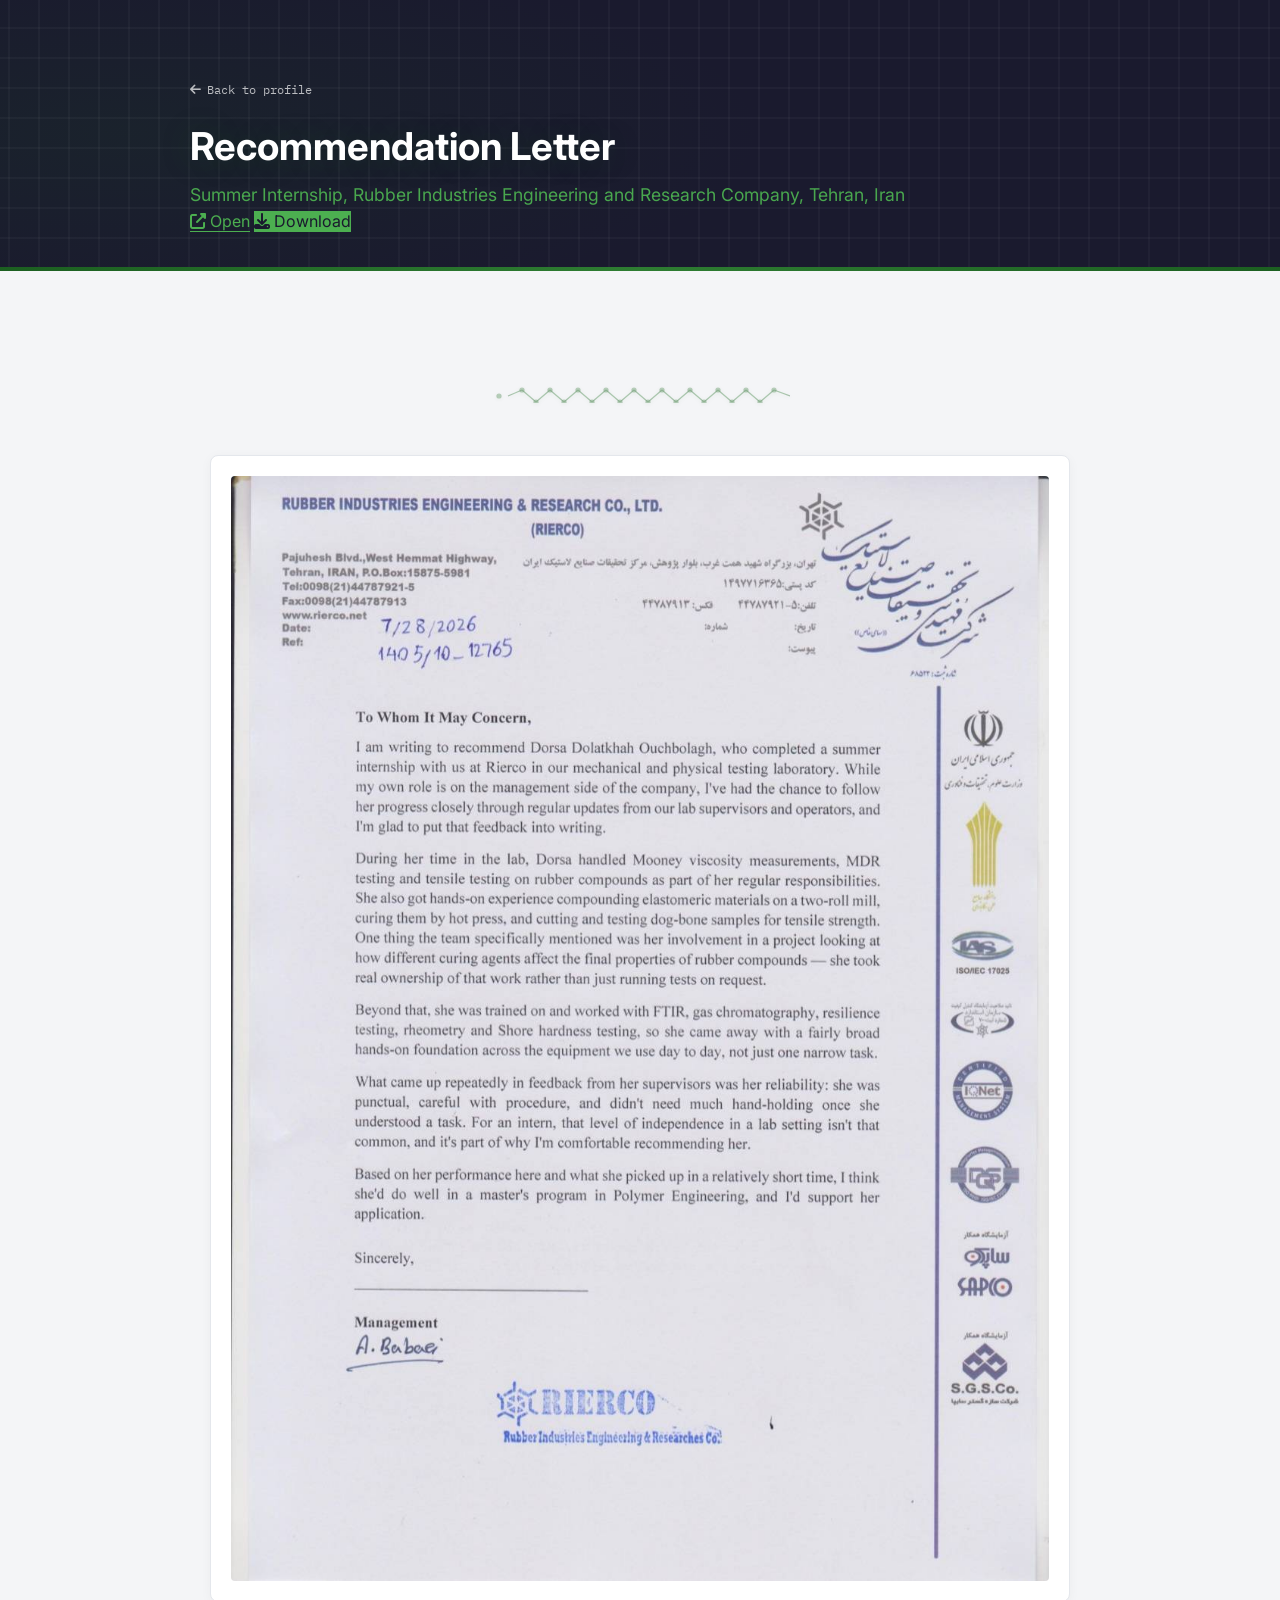
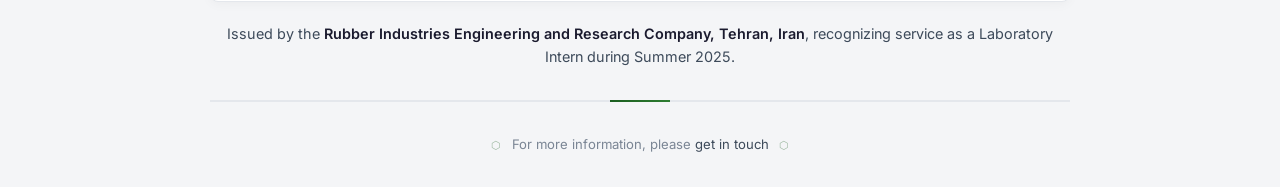
<file: Internship RecommendatioLetter.html>
<!DOCTYPE html>
<html lang="en">
<head>
<meta charset="UTF-8" />
<meta name="viewport" content="width=device-width, initial-scale=1.0" />
<meta name="author" content="Dorsa Dolatkhah Ouchbolagh" />
<meta name="description" content="Recommendation Letter — Summer Internship, Rubber Industries Engineering and Research Company, Tehran, Iran." />
<title>Recommendation Letter — Rubber Industries — Dorsa Dolatkhah Ouchbolagh</title>
<link rel="shortcut icon" href="https://avatars.githubusercontent.com/u/16579247" type="image/jpg" />
<link rel="preconnect" href="https://fonts.googleapis.com" />
<link rel="preconnect" href="https://fonts.gstatic.com" crossorigin />
<link href="https://fonts.googleapis.com/css2?family=Source+Serif+4:opsz,wght@8..60,400;8..60,500;8..60,600;8..60,700&family=Inter:wght@400;500;600;700&family=IBM+Plex+Mono:wght@400;500&display=swap" rel="stylesheet" />
<link href="https://cdnjs.cloudflare.com/ajax/libs/font-awesome/6.4.2/css/all.min.css" rel="stylesheet" />
<style>
  /* ===== Green Theme – matches main page ===== */
  :root {
    --bg: #f4f5f7;
    --paper: #ffffff;
    --ink: #1a1a2e;
    --ink-soft: #3d4a5a;
    --ink-faint: #7a8594;
    --rule: #e4e7ec;
    --green: #1B5E20;            /* dark forest green – main accent */
    --green-light: #2E7D32;      /* medium green – for gradients */
    --green-pale: #4CAF50;       /* lighter green – for subtle highlights */
    --green-glow: rgba(27, 94, 32, 0.15);
    --accent-soft: #1B5E2014;
    --accent-light: #1B5E2008;
    --serif: 'Source Serif 4', Georgia, serif;
    --sans: 'Inter', Helvetica, Arial, sans-serif;
    --mono: 'IBM Plex Mono', 'Fira Mono', monospace;
    --space: 1.25rem;
    --space-m: 2rem;
    --space-l: 3.25rem;
  }

  * { box-sizing: border-box; }
  html { -webkit-font-smoothing: antialiased; }
  body {
    margin: 0;
    background: var(--bg);
    color: var(--ink);
    font-family: var(--sans);
    line-height: 1.6;
    font-size: 16px;
  }
  a {
    color: var(--green);
    text-decoration: none;
    border-bottom: 1px solid transparent;
    transition: border-color .25s ease, color .25s ease;
  }
  a:hover, a:focus {
    border-bottom-color: var(--green);
    color: var(--green);
  }
  a:focus-visible { outline: 2px solid var(--green); outline-offset: 2px; border-radius: 2px; }

  .wrap {
    max-width: 900px;
    margin: 0 auto;
    padding: var(--space-l) var(--space) var(--space-m);
  }

  /* ===== Polymer-themed Header (green) ===== */
  .chain-header {
    position: relative;
    padding: calc(var(--space-l) + 1.5rem) var(--space) var(--space-m);
    margin: 0 calc(-1 * var(--space)) var(--space-m);
    min-height: 30vh;
    display: flex;
    align-items: center;
    background: var(--ink);
    color: #fff;
    overflow: hidden;
    border-bottom: 4px solid transparent;
    border-image: linear-gradient(90deg, var(--green), var(--green-light), var(--green)) 1;
  }
  .chain-header .wrap {
    padding: 0;
    max-width: 900px;
    margin: 0 auto;
    position: relative;
    z-index: 2;
    width: 100%;
  }

  /* Green glow */
  .chain-header::before {
    content: '';
    position: absolute;
    top: -20%;
    left: -10%;
    width: 70%;
    height: 140%;
    background: radial-gradient(ellipse at 30% 50%, rgba(27, 94, 32, 0.12), transparent 70%);
    z-index: 0;
    pointer-events: none;
  }

  /* Subtle pattern */
  .chain-header .bg-pattern {
    position: absolute;
    top: 0;
    left: 0;
    right: 0;
    bottom: 0;
    background-image: radial-gradient(circle at 5% 10%, var(--accent-soft) 1.5px, transparent 1.5px), radial-gradient(circle at 15% 30%, var(--accent-soft) 1.5px, transparent 1.5px), radial-gradient(circle at 25% 50%, var(--accent-soft) 1.5px, transparent 1.5px), radial-gradient(circle at 35% 70%, var(--accent-soft) 1.5px, transparent 1.5px), radial-gradient(circle at 45% 90%, var(--accent-soft) 1.5px, transparent 1.5px), radial-gradient(circle at 55% 15%, var(--accent-soft) 1.5px, transparent 1.5px), radial-gradient(circle at 65% 35%, var(--accent-soft) 1.5px, transparent 1.5px), radial-gradient(circle at 75% 55%, var(--accent-soft) 1.5px, transparent 1.5px), radial-gradient(circle at 85% 75%, var(--accent-soft) 1.5px, transparent 1.5px), radial-gradient(circle at 95% 95%, var(--accent-soft) 1.5px, transparent 1.5px);
    background-size: 40px 40px;
    opacity: 0.2;
    z-index: 0;
    pointer-events: none;
  }
  .chain-header .bg-lines {
    position: absolute;
    top: 0;
    left: 0;
    right: 0;
    bottom: 0;
    background: repeating-linear-gradient(90deg, transparent, transparent 28px, rgba(255,255,255,.03) 28px, rgba(255,255,255,.03) 30px), repeating-linear-gradient(0deg, transparent, transparent 28px, rgba(255,255,255,.03) 28px, rgba(255,255,255,.03) 30px);
    z-index: 0;
    pointer-events: none;
  }

  .chain-header header {
    border-bottom: none;
    padding-bottom: 0;
    margin-bottom: 0;
  }
  .chain-header header h1 {
    color: #fff;
    font-size: 2.4rem;
    text-shadow: 0 2px 30px rgba(27, 94, 32, 0.25);
    margin: 0 0 .2rem;
  }
  .chain-header header p {
    color: var(--green-pale);
    opacity: 0.95;
    font-size: 1.1rem;
    margin: 0;
  }
  .chain-header .back {
    color: rgba(255,255,255,.7);
    font-family: var(--mono);
    font-size: .78rem;
    display: inline-flex;
    align-items: center;
    gap: .4rem;
    margin-bottom: 1rem;
    border-bottom: none;
  }
  .chain-header .back:hover {
    color: #fff;
    border-bottom-color: var(--green-pale);
  }
  .chain-header .actions .btn {
    border-color: var(--green-pale);
    color: var(--green-pale);
    background: transparent;
  }
  .chain-header .actions .btn:hover {
    background: var(--green-pale);
    color: var(--ink);
    border-color: var(--green-pale);
    box-shadow: 0 0 30px rgba(27, 94, 32, 0.2);
  }
  .chain-header .actions .btn.primary {
    background: var(--green-pale);
    color: var(--ink);
    border-color: var(--green-pale);
  }
  .chain-header .actions .btn.primary:hover {
    background: var(--green);
    border-color: var(--green);
    color: #fff;
    box-shadow: 0 0 30px rgba(27, 94, 32, 0.3);
  }

  /* ===== Polymer Chain Divider (Green) ===== */
  .polymer-chain-divider {
    display: flex;
    align-items: center;
    justify-content: center;
    gap: .2rem;
    margin: var(--space-m) 0 var(--space-l);
    opacity: .6;
    width: 100%;
  }
  .polymer-chain-divider svg {
    width: 100%;
    max-width: 300px;
    height: 16px;
    filter: drop-shadow(0 1px 2px rgba(27, 94, 32, 0.2));
  }

  /* ===== Viewer ===== */
  .viewer {
    background: var(--paper);
    border: 1px solid var(--rule);
    border-radius: 8px;
    overflow: hidden;
    box-shadow: 0 2px 12px rgba(0,0,0,.04);
    padding: 1.25rem;
    text-align: center;
    transition: border-color .3s ease, box-shadow .3s ease;
  }
  .viewer:hover {
    border-color: var(--green);
    box-shadow: 0 4px 24px rgba(27, 94, 32, 0.08);
  }
  .viewer img {
    max-width: 100%;
    height: auto;
    display: block;
    margin: 0 auto;
    border-radius: 4px;
  }

  .meta {
    margin-top: 1.25rem;
    font-size: .9rem;
    color: var(--ink-soft);
    text-align: center;
  }
  .meta strong {
    color: var(--ink);
    font-weight: 600;
  }

  /* ===== Footer ===== */
  footer {
    text-align: center;
    padding-top: var(--space-m);
    border-top: 2px solid var(--rule);
    color: var(--ink-faint);
    font-size: .82rem;
    margin-top: var(--space-m);
    position: relative;
  }
  footer::before {
    content: '';
    position: absolute;
    top: -2px;
    left: 50%;
    transform: translateX(-50%);
    width: 60px;
    height: 2px;
    background: linear-gradient(90deg, var(--green), var(--green-light));
  }
  footer a { color: var(--ink-soft); border-bottom: none; }
  footer a:hover { color: var(--green); border-bottom: none; }
  footer .chain-icon {
    color: var(--green);
    opacity: .4;
    font-size: .7rem;
    margin: 0 .4rem;
  }

  /* ===== Responsive ===== */
  @media (max-width: 600px) {
    .chain-header {
      padding: var(--space-l) var(--space) var(--space-m);
      min-height: 25vh;
      margin: 0 0 var(--space-m);
    }
    .chain-header header h1 { font-size: 1.8rem; }
    .chain-header header p { font-size: 1rem; }
    .chain-header .actions .btn { font-size: .7rem; padding: .35rem .6rem; }
    .wrap { padding: 1rem .8rem; }
    .polymer-chain-divider svg { max-width: 200px; }
  }

  @media print {
    body { background: #fff; }
    .chain-header {
      background: #fff !important;
      color: var(--ink) !important;
      padding: 1rem 0 !important;
      margin: 0 !important;
      min-height: auto !important;
      border-bottom: 3px solid var(--green) !important;
    }
    .chain-header .bg-pattern, .chain-header .bg-lines, .chain-header::before { display: none !important; }
    .chain-header header h1 { color: var(--ink) !important; text-shadow: none !important; }
    .chain-header header p { color: var(--ink-soft) !important; }
    .chain-header .back, .chain-header .actions { display: none; }
    .wrap { padding: .5rem 0; max-width: 100%; }
    .viewer { border: 1px solid #ccc; box-shadow: none !important; }
    .polymer-chain-divider { display: none; }
    footer::before { display: none; }
  }
</style>
</head>
<body>

<!-- ===== Green-themed Header ===== -->
<div class="chain-header">
  <div class="bg-pattern"></div>
  <div class="bg-lines"></div>
  <div class="wrap">
    <a class="back" href="index.html"><i class="fa-solid fa-arrow-left"></i> Back to profile</a>
    <header>
      <div>
        <h1>Recommendation Letter</h1>
        <p>Summer Internship, Rubber Industries Engineering and Research Company, Tehran, Iran</p>
      </div>
      <div class="actions">
        <a class="btn" href="RecommendationLetter1.jpg" target="_blank" rel="noopener"><i class="fa-solid fa-up-right-from-square"></i> Open</a>
        <a class="btn primary" href="RecommendationLetter1.jpg" download="RecommendationLetter1.jpg"><i class="fa-solid fa-download"></i> Download</a>
      </div>
    </header>
  </div>
</div>

<div class="wrap">

  <!-- ===== Polymer Chain Divider (Green) ===== -->
  <div class="polymer-chain-divider" aria-hidden="true">
    <svg viewBox="0 0 300 16" xmlns="http://www.w3.org/2000/svg">
      <g stroke="url(#greenGradRec)" fill="none" stroke-width="1.2" opacity="0.6">
        <line x1="0" y1="9" x2="18" y2="9" />
        <line x1="18" y1="9" x2="32" y2="3" />
        <line x1="32" y1="3" x2="46" y2="15" />
        <line x1="46" y1="15" x2="60" y2="3" />
        <line x1="60" y1="3" x2="74" y2="15" />
        <line x1="74" y1="15" x2="88" y2="3" />
        <line x1="88" y1="3" x2="102" y2="15" />
        <line x1="102" y1="15" x2="116" y2="3" />
        <line x1="116" y1="3" x2="130" y2="15" />
        <line x1="130" y1="15" x2="144" y2="3" />
        <line x1="144" y1="3" x2="158" y2="15" />
        <line x1="158" y1="15" x2="172" y2="3" />
        <line x1="172" y1="3" x2="186" y2="15" />
        <line x1="186" y1="15" x2="200" y2="3" />
        <line x1="200" y1="3" x2="214" y2="15" />
        <line x1="214" y1="15" x2="228" y2="3" />
        <line x1="228" y1="3" x2="242" y2="15" />
        <line x1="242" y1="15" x2="256" y2="3" />
        <line x1="256" y1="3" x2="270" y2="15" />
        <line x1="270" y1="15" x2="284" y2="3" />
        <line x1="284" y1="3" x2="300" y2="9" />
      </g>
      <g fill="url(#greenGradRec)" opacity="0.5">
        <circle cx="9" cy="9" r="2.6" />
        <circle cx="32" cy="3" r="2.6" />
        <circle cx="46" cy="15" r="2.6" />
        <circle cx="60" cy="3" r="2.6" />
        <circle cx="74" cy="15" r="2.6" />
        <circle cx="88" cy="3" r="2.6" />
        <circle cx="102" cy="15" r="2.6" />
        <circle cx="116" cy="3" r="2.6" />
        <circle cx="130" cy="15" r="2.6" />
        <circle cx="144" cy="3" r="2.6" />
        <circle cx="158" cy="15" r="2.6" />
        <circle cx="172" cy="3" r="2.6" />
        <circle cx="186" cy="15" r="2.6" />
        <circle cx="200" cy="3" r="2.6" />
        <circle cx="214" cy="15" r="2.6" />
        <circle cx="228" cy="3" r="2.6" />
        <circle cx="242" cy="15" r="2.6" />
        <circle cx="256" cy="3" r="2.6" />
        <circle cx="270" cy="15" r="2.6" />
        <circle cx="284" cy="3" r="2.6" />
      </g>
      <defs>
        <linearGradient id="greenGradRec" x1="0%" y1="0%" x2="100%" y2="0%">
          <stop offset="0%" stop-color="#1B5E20" />
          <stop offset="50%" stop-color="#2E7D32" />
          <stop offset="100%" stop-color="#1B5E20" />
        </linearGradient>
      </defs>
    </svg>
  </div>

  <!-- ===== Certificate Viewer ===== -->
  <div class="viewer">
    <img src="RecommendationLetter1.jpg" alt="Recommendation Letter from Rubber Industries Engineering and Research Company, Tehran, Iran" />
  </div>

  <p class="meta">Issued by the <strong>Rubber Industries Engineering and Research Company, Tehran, Iran</strong>, recognizing service as a Laboratory Intern during Summer 2025.</p>

  <!-- ===== Footer ===== -->
  <footer>
    <span class="chain-icon">⬡</span>
    For more information, please <a href="mailto:dolatkhahdorsa250@gmail.com">get in touch</a>
    <span class="chain-icon">⬡</span>
  </footer>

</div>
</body>
</html>
</file>
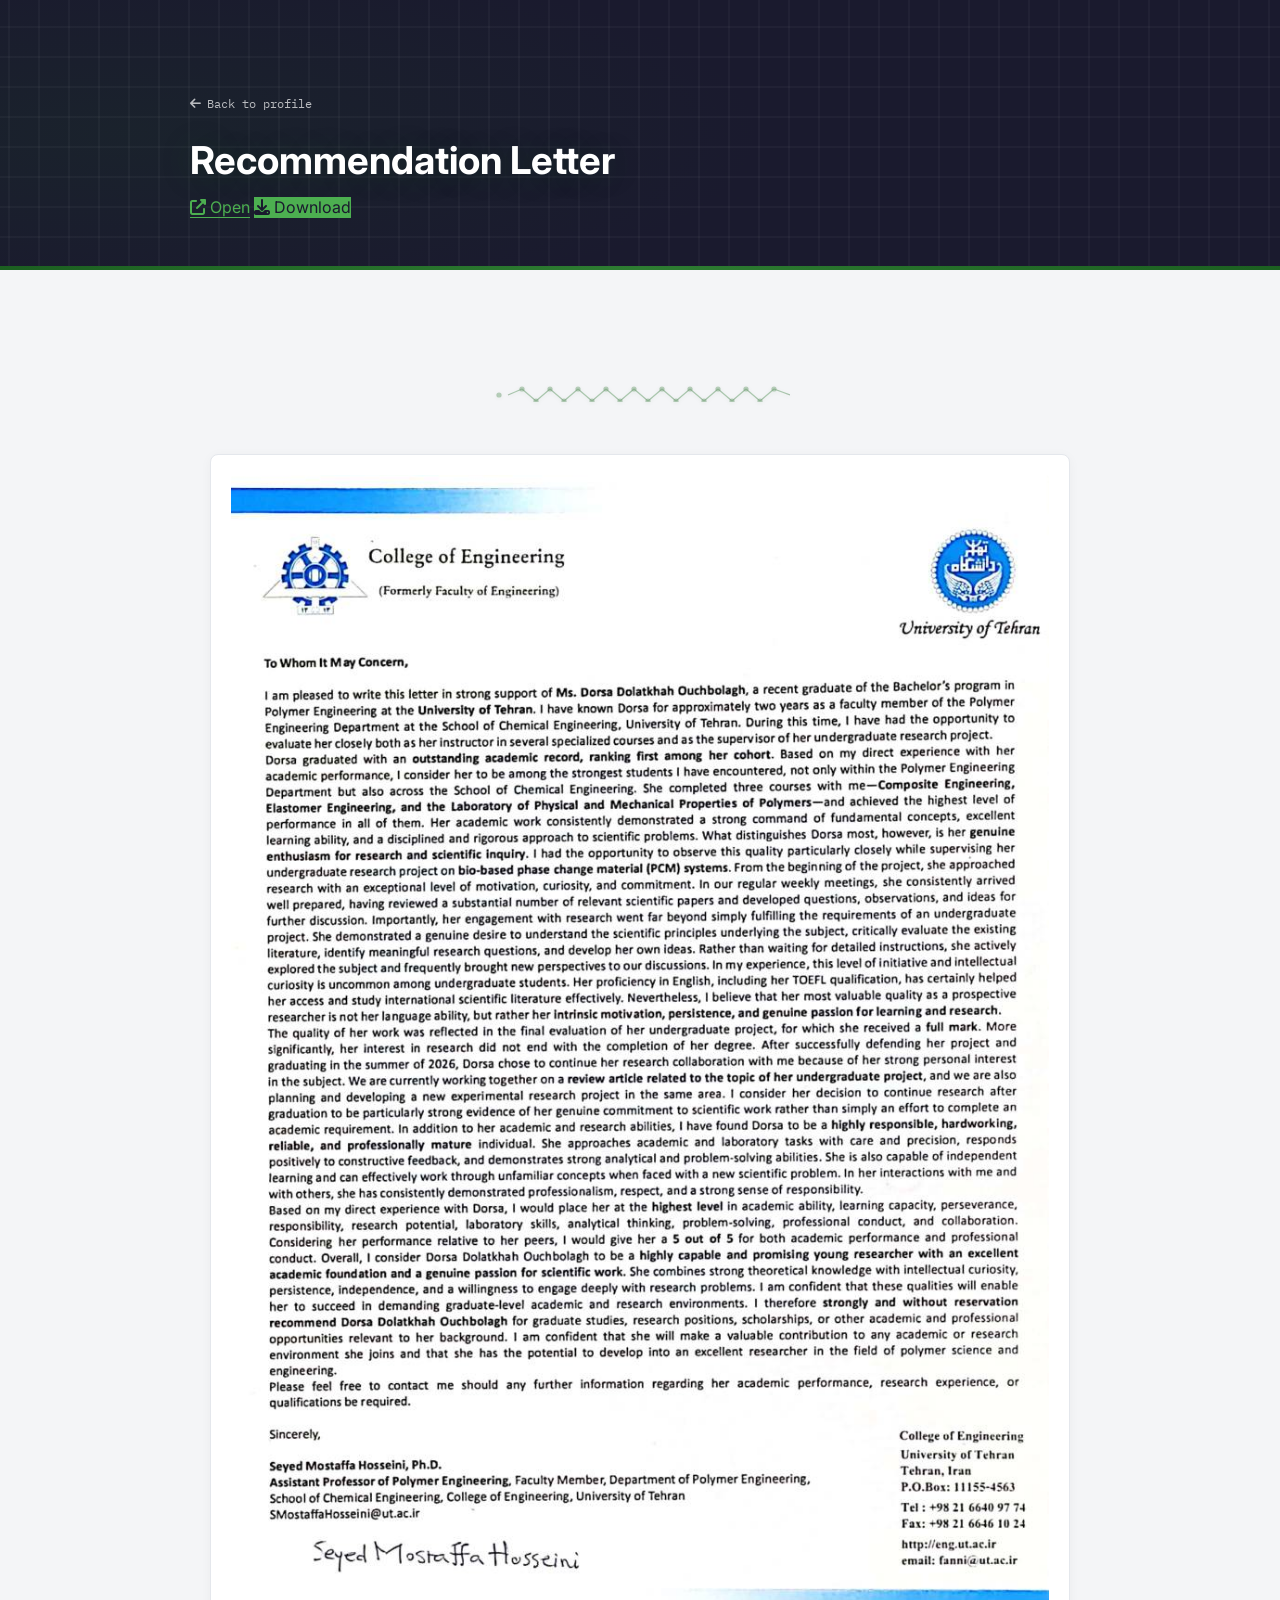
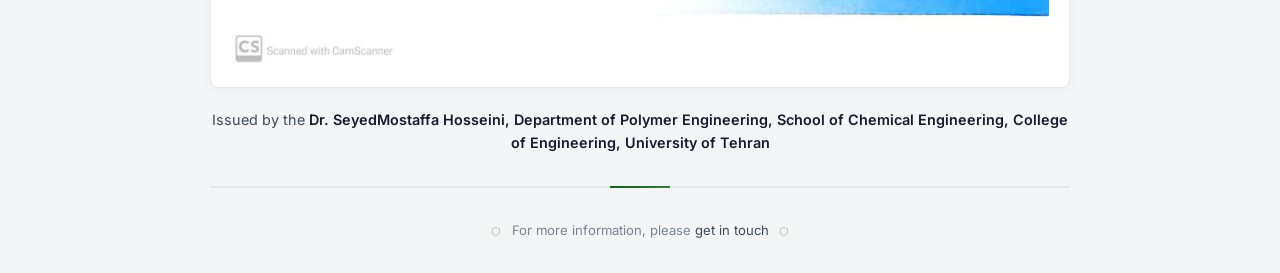
<file: recomhosseini.html>
<!DOCTYPE html>
<html lang="en">
<head>
<meta charset="UTF-8" />
<meta name="viewport" content="width=device-width, initial-scale=1.0" />
<meta name="author" content="Dorsa Dolatkhah Ouchbolagh" />
<meta name="description" content="Recommendation Letter " />
<title>Recommendation Letter — Dr. SeyedMostaffa Hosseini</title>
<link rel="shortcut icon" href="https://avatars.githubusercontent.com/u/16579247" type="image/jpg" />
<link rel="preconnect" href="https://fonts.googleapis.com" />
<link rel="preconnect" href="https://fonts.gstatic.com" crossorigin />
<link href="https://fonts.googleapis.com/css2?family=Source+Serif+4:opsz,wght@8..60,400;8..60,500;8..60,600;8..60,700&family=Inter:wght@400;500;600;700&family=IBM+Plex+Mono:wght@400;500&display=swap" rel="stylesheet" />
<link href="https://cdnjs.cloudflare.com/ajax/libs/font-awesome/6.4.2/css/all.min.css" rel="stylesheet" />
<style>
  /* ===== Green Theme – matches main page ===== */
  :root {
    --bg: #f4f5f7;
    --paper: #ffffff;
    --ink: #1a1a2e;
    --ink-soft: #3d4a5a;
    --ink-faint: #7a8594;
    --rule: #e4e7ec;
    --green: #1B5E20;            /* dark forest green – main accent */
    --green-light: #2E7D32;      /* medium green – for gradients */
    --green-pale: #4CAF50;       /* lighter green – for subtle highlights */
    --green-glow: rgba(27, 94, 32, 0.15);
    --accent-soft: #1B5E2014;
    --accent-light: #1B5E2008;
    --serif: 'Source Serif 4', Georgia, serif;
    --sans: 'Inter', Helvetica, Arial, sans-serif;
    --mono: 'IBM Plex Mono', 'Fira Mono', monospace;
    --space: 1.25rem;
    --space-m: 2rem;
    --space-l: 3.25rem;
  }

  * { box-sizing: border-box; }
  html { -webkit-font-smoothing: antialiased; }
  body {
    margin: 0;
    background: var(--bg);
    color: var(--ink);
    font-family: var(--sans);
    line-height: 1.6;
    font-size: 16px;
  }
  a {
    color: var(--green);
    text-decoration: none;
    border-bottom: 1px solid transparent;
    transition: border-color .25s ease, color .25s ease;
  }
  a:hover, a:focus {
    border-bottom-color: var(--green);
    color: var(--green);
  }
  a:focus-visible { outline: 2px solid var(--green); outline-offset: 2px; border-radius: 2px; }

  .wrap {
    max-width: 900px;
    margin: 0 auto;
    padding: var(--space-l) var(--space) var(--space-m);
  }

  /* ===== Polymer-themed Header (green) ===== */
  .chain-header {
    position: relative;
    padding: calc(var(--space-l) + 1.5rem) var(--space) var(--space-m);
    margin: 0 calc(-1 * var(--space)) var(--space-m);
    min-height: 30vh;
    display: flex;
    align-items: center;
    background: var(--ink);
    color: #fff;
    overflow: hidden;
    border-bottom: 4px solid transparent;
    border-image: linear-gradient(90deg, var(--green), var(--green-light), var(--green)) 1;
  }
  .chain-header .wrap {
    padding: 0;
    max-width: 900px;
    margin: 0 auto;
    position: relative;
    z-index: 2;
    width: 100%;
  }

  /* Green glow */
  .chain-header::before {
    content: '';
    position: absolute;
    top: -20%;
    left: -10%;
    width: 70%;
    height: 140%;
    background: radial-gradient(ellipse at 30% 50%, rgba(27, 94, 32, 0.12), transparent 70%);
    z-index: 0;
    pointer-events: none;
  }

  /* Subtle pattern */
  .chain-header .bg-pattern {
    position: absolute;
    top: 0;
    left: 0;
    right: 0;
    bottom: 0;
    background-image: radial-gradient(circle at 5% 10%, var(--accent-soft) 1.5px, transparent 1.5px), radial-gradient(circle at 15% 30%, var(--accent-soft) 1.5px, transparent 1.5px), radial-gradient(circle at 25% 50%, var(--accent-soft) 1.5px, transparent 1.5px), radial-gradient(circle at 35% 70%, var(--accent-soft) 1.5px, transparent 1.5px), radial-gradient(circle at 45% 90%, var(--accent-soft) 1.5px, transparent 1.5px), radial-gradient(circle at 55% 15%, var(--accent-soft) 1.5px, transparent 1.5px), radial-gradient(circle at 65% 35%, var(--accent-soft) 1.5px, transparent 1.5px), radial-gradient(circle at 75% 55%, var(--accent-soft) 1.5px, transparent 1.5px), radial-gradient(circle at 85% 75%, var(--accent-soft) 1.5px, transparent 1.5px), radial-gradient(circle at 95% 95%, var(--accent-soft) 1.5px, transparent 1.5px);
    background-size: 40px 40px;
    opacity: 0.2;
    z-index: 0;
    pointer-events: none;
  }
  .chain-header .bg-lines {
    position: absolute;
    top: 0;
    left: 0;
    right: 0;
    bottom: 0;
    background: repeating-linear-gradient(90deg, transparent, transparent 28px, rgba(255,255,255,.03) 28px, rgba(255,255,255,.03) 30px), repeating-linear-gradient(0deg, transparent, transparent 28px, rgba(255,255,255,.03) 28px, rgba(255,255,255,.03) 30px);
    z-index: 0;
    pointer-events: none;
  }

  .chain-header header {
    border-bottom: none;
    padding-bottom: 0;
    margin-bottom: 0;
  }
  .chain-header header h1 {
    color: #fff;
    font-size: 2.4rem;
    text-shadow: 0 2px 30px rgba(27, 94, 32, 0.25);
    margin: 0 0 .2rem;
  }
  .chain-header header p {
    color: var(--green-pale);
    opacity: 0.95;
    font-size: 1.1rem;
    margin: 0;
  }
  .chain-header .back {
    color: rgba(255,255,255,.7);
    font-family: var(--mono);
    font-size: .78rem;
    display: inline-flex;
    align-items: center;
    gap: .4rem;
    margin-bottom: 1rem;
    border-bottom: none;
  }
  .chain-header .back:hover {
    color: #fff;
    border-bottom-color: var(--green-pale);
  }
  .chain-header .actions .btn {
    border-color: var(--green-pale);
    color: var(--green-pale);
    background: transparent;
  }
  .chain-header .actions .btn:hover {
    background: var(--green-pale);
    color: var(--ink);
    border-color: var(--green-pale);
    box-shadow: 0 0 30px rgba(27, 94, 32, 0.2);
  }
  .chain-header .actions .btn.primary {
    background: var(--green-pale);
    color: var(--ink);
    border-color: var(--green-pale);
  }
  .chain-header .actions .btn.primary:hover {
    background: var(--green);
    border-color: var(--green);
    color: #fff;
    box-shadow: 0 0 30px rgba(27, 94, 32, 0.3);
  }

  /* ===== Polymer Chain Divider (Green) ===== */
  .polymer-chain-divider {
    display: flex;
    align-items: center;
    justify-content: center;
    gap: .2rem;
    margin: var(--space-m) 0 var(--space-l);
    opacity: .6;
    width: 100%;
  }
  .polymer-chain-divider svg {
    width: 100%;
    max-width: 300px;
    height: 16px;
    filter: drop-shadow(0 1px 2px rgba(27, 94, 32, 0.2));
  }

  /* ===== Viewer ===== */
  .viewer {
    background: var(--paper);
    border: 1px solid var(--rule);
    border-radius: 8px;
    overflow: hidden;
    box-shadow: 0 2px 12px rgba(0,0,0,.04);
    padding: 1.25rem;
    text-align: center;
    transition: border-color .3s ease, box-shadow .3s ease;
  }
  .viewer:hover {
    border-color: var(--green);
    box-shadow: 0 4px 24px rgba(27, 94, 32, 0.08);
  }
  .viewer img {
    max-width: 100%;
    height: auto;
    display: block;
    margin: 0 auto;
    border-radius: 4px;
  }

  .meta {
    margin-top: 1.25rem;
    font-size: .9rem;
    color: var(--ink-soft);
    text-align: center;
  }
  .meta strong {
    color: var(--ink);
    font-weight: 600;
  }

  /* ===== Footer ===== */
  footer {
    text-align: center;
    padding-top: var(--space-m);
    border-top: 2px solid var(--rule);
    color: var(--ink-faint);
    font-size: .82rem;
    margin-top: var(--space-m);
    position: relative;
  }
  footer::before {
    content: '';
    position: absolute;
    top: -2px;
    left: 50%;
    transform: translateX(-50%);
    width: 60px;
    height: 2px;
    background: linear-gradient(90deg, var(--green), var(--green-light));
  }
  footer a { color: var(--ink-soft); border-bottom: none; }
  footer a:hover { color: var(--green); border-bottom: none; }
  footer .chain-icon {
    color: var(--green);
    opacity: .4;
    font-size: .7rem;
    margin: 0 .4rem;
  }

  /* ===== Responsive ===== */
  @media (max-width: 600px) {
    .chain-header {
      padding: var(--space-l) var(--space) var(--space-m);
      min-height: 25vh;
      margin: 0 0 var(--space-m);
    }
    .chain-header header h1 { font-size: 1.8rem; }
    .chain-header header p { font-size: 1rem; }
    .chain-header .actions .btn { font-size: .7rem; padding: .35rem .6rem; }
    .wrap { padding: 1rem .8rem; }
    .polymer-chain-divider svg { max-width: 200px; }
  }

  @media print {
    body { background: #fff; }
    .chain-header {
      background: #fff !important;
      color: var(--ink) !important;
      padding: 1rem 0 !important;
      margin: 0 !important;
      min-height: auto !important;
      border-bottom: 3px solid var(--green) !important;
    }
    .chain-header .bg-pattern, .chain-header .bg-lines, .chain-header::before { display: none !important; }
    .chain-header header h1 { color: var(--ink) !important; text-shadow: none !important; }
    .chain-header header p { color: var(--ink-soft) !important; }
    .chain-header .back, .chain-header .actions { display: none; }
    .wrap { padding: .5rem 0; max-width: 100%; }
    .viewer { border: 1px solid #ccc; box-shadow: none !important; }
    .polymer-chain-divider { display: none; }
    footer::before { display: none; }
  }
</style>
</head>
<body>

<!-- ===== Green-themed Header ===== -->
<div class="chain-header">
  <div class="bg-pattern"></div>
  <div class="bg-lines"></div>
  <div class="wrap">
    <a class="back" href="index.html"><i class="fa-solid fa-arrow-left"></i> Back to profile</a>
    <header>
      <div>
        <h1>Recommendation Letter</h1>
        
      </div>
      <div class="actions">
        <a class="btn" href="RecommendationLetter1.jpg" target="_blank" rel="noopener"><i class="fa-solid fa-up-right-from-square"></i> Open</a>
        <a class="btn primary" href="RecommendationLetter1.jpg" download="RecommendationLetter1.jpg"><i class="fa-solid fa-download"></i> Download</a>
      </div>
    </header>
  </div>
</div>

<div class="wrap">

  <!-- ===== Polymer Chain Divider (Green) ===== -->
  <div class="polymer-chain-divider" aria-hidden="true">
    <svg viewBox="0 0 300 16" xmlns="http://www.w3.org/2000/svg">
      <g stroke="url(#greenGradRec)" fill="none" stroke-width="1.2" opacity="0.6">
        <line x1="0" y1="9" x2="18" y2="9" />
        <line x1="18" y1="9" x2="32" y2="3" />
        <line x1="32" y1="3" x2="46" y2="15" />
        <line x1="46" y1="15" x2="60" y2="3" />
        <line x1="60" y1="3" x2="74" y2="15" />
        <line x1="74" y1="15" x2="88" y2="3" />
        <line x1="88" y1="3" x2="102" y2="15" />
        <line x1="102" y1="15" x2="116" y2="3" />
        <line x1="116" y1="3" x2="130" y2="15" />
        <line x1="130" y1="15" x2="144" y2="3" />
        <line x1="144" y1="3" x2="158" y2="15" />
        <line x1="158" y1="15" x2="172" y2="3" />
        <line x1="172" y1="3" x2="186" y2="15" />
        <line x1="186" y1="15" x2="200" y2="3" />
        <line x1="200" y1="3" x2="214" y2="15" />
        <line x1="214" y1="15" x2="228" y2="3" />
        <line x1="228" y1="3" x2="242" y2="15" />
        <line x1="242" y1="15" x2="256" y2="3" />
        <line x1="256" y1="3" x2="270" y2="15" />
        <line x1="270" y1="15" x2="284" y2="3" />
        <line x1="284" y1="3" x2="300" y2="9" />
      </g>
      <g fill="url(#greenGradRec)" opacity="0.5">
        <circle cx="9" cy="9" r="2.6" />
        <circle cx="32" cy="3" r="2.6" />
        <circle cx="46" cy="15" r="2.6" />
        <circle cx="60" cy="3" r="2.6" />
        <circle cx="74" cy="15" r="2.6" />
        <circle cx="88" cy="3" r="2.6" />
        <circle cx="102" cy="15" r="2.6" />
        <circle cx="116" cy="3" r="2.6" />
        <circle cx="130" cy="15" r="2.6" />
        <circle cx="144" cy="3" r="2.6" />
        <circle cx="158" cy="15" r="2.6" />
        <circle cx="172" cy="3" r="2.6" />
        <circle cx="186" cy="15" r="2.6" />
        <circle cx="200" cy="3" r="2.6" />
        <circle cx="214" cy="15" r="2.6" />
        <circle cx="228" cy="3" r="2.6" />
        <circle cx="242" cy="15" r="2.6" />
        <circle cx="256" cy="3" r="2.6" />
        <circle cx="270" cy="15" r="2.6" />
        <circle cx="284" cy="3" r="2.6" />
      </g>
      <defs>
        <linearGradient id="greenGradRec" x1="0%" y1="0%" x2="100%" y2="0%">
          <stop offset="0%" stop-color="#1B5E20" />
          <stop offset="50%" stop-color="#2E7D32" />
          <stop offset="100%" stop-color="#1B5E20" />
        </linearGradient>
      </defs>
    </svg>
  </div>

  <!-- ===== Certificate Viewer ===== -->
  <div class="viewer">
    <img src="recom_hosseini.jpg" alt="Recommendation Letter from Rubber Industries Engineering and Research Company, Tehran, Iran" />
  </div>

  <p class="meta">Issued by the <strong>Dr. SeyedMostaffa Hosseini, Department of Polymer Engineering, School of Chemical Engineering, College of Engineering, University of Tehran</strong></p>

  <!-- ===== Footer ===== -->
  <footer>
    <span class="chain-icon">⬡</span>
    For more information, please <a href="mailto:dolatkhahdorsa250@gmail.com">get in touch</a>
    <span class="chain-icon">⬡</span>
  </footer>

</div>
</body>
</html>
</file>
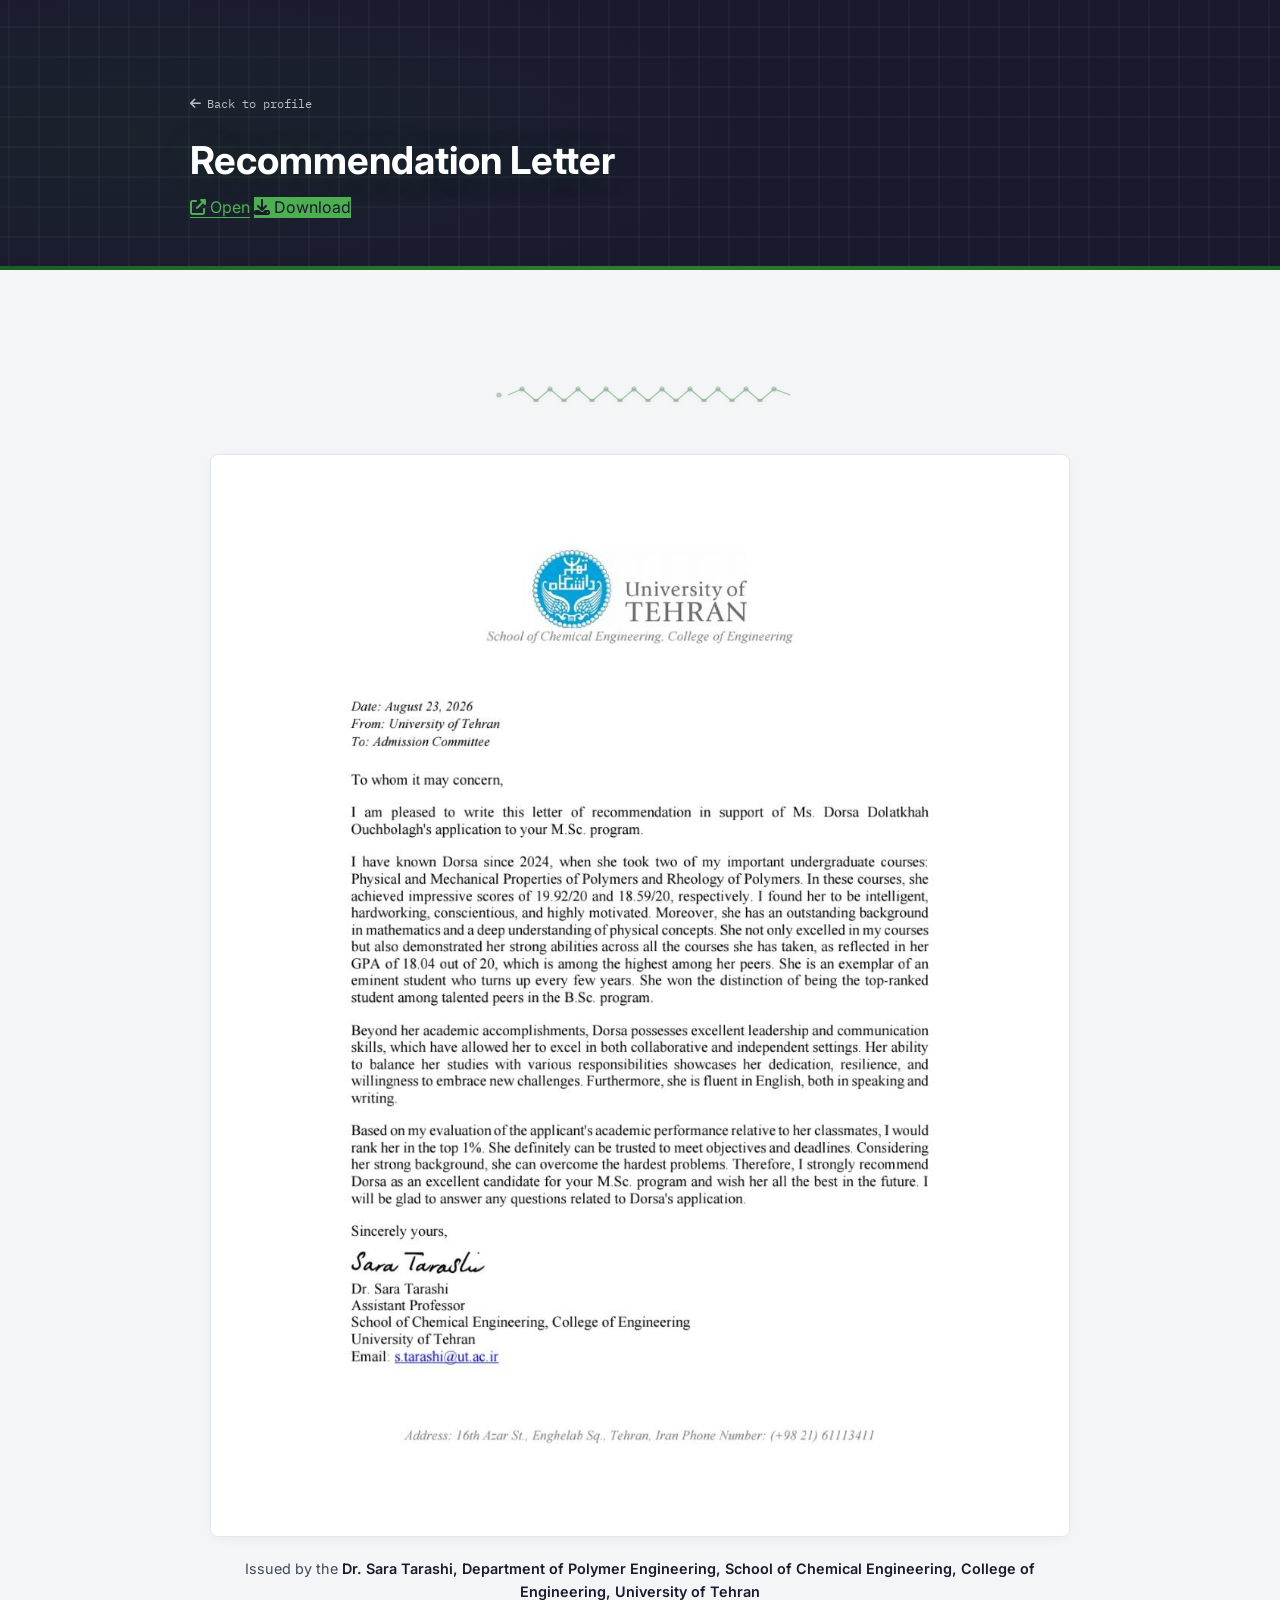
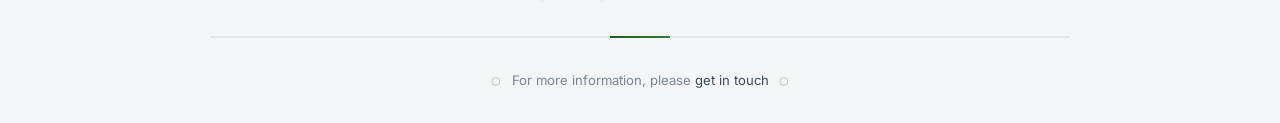
<file: recomtarashi.html>
<!DOCTYPE html>
<html lang="en">
<head>
<meta charset="UTF-8" />
<meta name="viewport" content="width=device-width, initial-scale=1.0" />
<meta name="author" content="Dorsa Dolatkhah Ouchbolagh" />
<meta name="description" content="Recommendation Letter " />
<title>Recommendation Letter — Dr. Sara Tarashi</title>
<link rel="shortcut icon" href="https://avatars.githubusercontent.com/u/16579247" type="image/jpg" />
<link rel="preconnect" href="https://fonts.googleapis.com" />
<link rel="preconnect" href="https://fonts.gstatic.com" crossorigin />
<link href="https://fonts.googleapis.com/css2?family=Source+Serif+4:opsz,wght@8..60,400;8..60,500;8..60,600;8..60,700&family=Inter:wght@400;500;600;700&family=IBM+Plex+Mono:wght@400;500&display=swap" rel="stylesheet" />
<link href="https://cdnjs.cloudflare.com/ajax/libs/font-awesome/6.4.2/css/all.min.css" rel="stylesheet" />
<style>
  /* ===== Green Theme – matches main page ===== */
  :root {
    --bg: #f4f5f7;
    --paper: #ffffff;
    --ink: #1a1a2e;
    --ink-soft: #3d4a5a;
    --ink-faint: #7a8594;
    --rule: #e4e7ec;
    --green: #1B5E20;            /* dark forest green – main accent */
    --green-light: #2E7D32;      /* medium green – for gradients */
    --green-pale: #4CAF50;       /* lighter green – for subtle highlights */
    --green-glow: rgba(27, 94, 32, 0.15);
    --accent-soft: #1B5E2014;
    --accent-light: #1B5E2008;
    --serif: 'Source Serif 4', Georgia, serif;
    --sans: 'Inter', Helvetica, Arial, sans-serif;
    --mono: 'IBM Plex Mono', 'Fira Mono', monospace;
    --space: 1.25rem;
    --space-m: 2rem;
    --space-l: 3.25rem;
  }

  * { box-sizing: border-box; }
  html { -webkit-font-smoothing: antialiased; }
  body {
    margin: 0;
    background: var(--bg);
    color: var(--ink);
    font-family: var(--sans);
    line-height: 1.6;
    font-size: 16px;
  }
  a {
    color: var(--green);
    text-decoration: none;
    border-bottom: 1px solid transparent;
    transition: border-color .25s ease, color .25s ease;
  }
  a:hover, a:focus {
    border-bottom-color: var(--green);
    color: var(--green);
  }
  a:focus-visible { outline: 2px solid var(--green); outline-offset: 2px; border-radius: 2px; }

  .wrap {
    max-width: 900px;
    margin: 0 auto;
    padding: var(--space-l) var(--space) var(--space-m);
  }

  /* ===== Polymer-themed Header (green) ===== */
  .chain-header {
    position: relative;
    padding: calc(var(--space-l) + 1.5rem) var(--space) var(--space-m);
    margin: 0 calc(-1 * var(--space)) var(--space-m);
    min-height: 30vh;
    display: flex;
    align-items: center;
    background: var(--ink);
    color: #fff;
    overflow: hidden;
    border-bottom: 4px solid transparent;
    border-image: linear-gradient(90deg, var(--green), var(--green-light), var(--green)) 1;
  }
  .chain-header .wrap {
    padding: 0;
    max-width: 900px;
    margin: 0 auto;
    position: relative;
    z-index: 2;
    width: 100%;
  }

  /* Green glow */
  .chain-header::before {
    content: '';
    position: absolute;
    top: -20%;
    left: -10%;
    width: 70%;
    height: 140%;
    background: radial-gradient(ellipse at 30% 50%, rgba(27, 94, 32, 0.12), transparent 70%);
    z-index: 0;
    pointer-events: none;
  }

  /* Subtle pattern */
  .chain-header .bg-pattern {
    position: absolute;
    top: 0;
    left: 0;
    right: 0;
    bottom: 0;
    background-image: radial-gradient(circle at 5% 10%, var(--accent-soft) 1.5px, transparent 1.5px), radial-gradient(circle at 15% 30%, var(--accent-soft) 1.5px, transparent 1.5px), radial-gradient(circle at 25% 50%, var(--accent-soft) 1.5px, transparent 1.5px), radial-gradient(circle at 35% 70%, var(--accent-soft) 1.5px, transparent 1.5px), radial-gradient(circle at 45% 90%, var(--accent-soft) 1.5px, transparent 1.5px), radial-gradient(circle at 55% 15%, var(--accent-soft) 1.5px, transparent 1.5px), radial-gradient(circle at 65% 35%, var(--accent-soft) 1.5px, transparent 1.5px), radial-gradient(circle at 75% 55%, var(--accent-soft) 1.5px, transparent 1.5px), radial-gradient(circle at 85% 75%, var(--accent-soft) 1.5px, transparent 1.5px), radial-gradient(circle at 95% 95%, var(--accent-soft) 1.5px, transparent 1.5px);
    background-size: 40px 40px;
    opacity: 0.2;
    z-index: 0;
    pointer-events: none;
  }
  .chain-header .bg-lines {
    position: absolute;
    top: 0;
    left: 0;
    right: 0;
    bottom: 0;
    background: repeating-linear-gradient(90deg, transparent, transparent 28px, rgba(255,255,255,.03) 28px, rgba(255,255,255,.03) 30px), repeating-linear-gradient(0deg, transparent, transparent 28px, rgba(255,255,255,.03) 28px, rgba(255,255,255,.03) 30px);
    z-index: 0;
    pointer-events: none;
  }

  .chain-header header {
    border-bottom: none;
    padding-bottom: 0;
    margin-bottom: 0;
  }
  .chain-header header h1 {
    color: #fff;
    font-size: 2.4rem;
    text-shadow: 0 2px 30px rgba(27, 94, 32, 0.25);
    margin: 0 0 .2rem;
  }
  .chain-header header p {
    color: var(--green-pale);
    opacity: 0.95;
    font-size: 1.1rem;
    margin: 0;
  }
  .chain-header .back {
    color: rgba(255,255,255,.7);
    font-family: var(--mono);
    font-size: .78rem;
    display: inline-flex;
    align-items: center;
    gap: .4rem;
    margin-bottom: 1rem;
    border-bottom: none;
  }
  .chain-header .back:hover {
    color: #fff;
    border-bottom-color: var(--green-pale);
  }
  .chain-header .actions .btn {
    border-color: var(--green-pale);
    color: var(--green-pale);
    background: transparent;
  }
  .chain-header .actions .btn:hover {
    background: var(--green-pale);
    color: var(--ink);
    border-color: var(--green-pale);
    box-shadow: 0 0 30px rgba(27, 94, 32, 0.2);
  }
  .chain-header .actions .btn.primary {
    background: var(--green-pale);
    color: var(--ink);
    border-color: var(--green-pale);
  }
  .chain-header .actions .btn.primary:hover {
    background: var(--green);
    border-color: var(--green);
    color: #fff;
    box-shadow: 0 0 30px rgba(27, 94, 32, 0.3);
  }

  /* ===== Polymer Chain Divider (Green) ===== */
  .polymer-chain-divider {
    display: flex;
    align-items: center;
    justify-content: center;
    gap: .2rem;
    margin: var(--space-m) 0 var(--space-l);
    opacity: .6;
    width: 100%;
  }
  .polymer-chain-divider svg {
    width: 100%;
    max-width: 300px;
    height: 16px;
    filter: drop-shadow(0 1px 2px rgba(27, 94, 32, 0.2));
  }

  /* ===== Viewer ===== */
  .viewer {
    background: var(--paper);
    border: 1px solid var(--rule);
    border-radius: 8px;
    overflow: hidden;
    box-shadow: 0 2px 12px rgba(0,0,0,.04);
    padding: 1.25rem;
    text-align: center;
    transition: border-color .3s ease, box-shadow .3s ease;
  }
  .viewer:hover {
    border-color: var(--green);
    box-shadow: 0 4px 24px rgba(27, 94, 32, 0.08);
  }
  .viewer img {
    max-width: 100%;
    height: auto;
    display: block;
    margin: 0 auto;
    border-radius: 4px;
  }

  .meta {
    margin-top: 1.25rem;
    font-size: .9rem;
    color: var(--ink-soft);
    text-align: center;
  }
  .meta strong {
    color: var(--ink);
    font-weight: 600;
  }

  /* ===== Footer ===== */
  footer {
    text-align: center;
    padding-top: var(--space-m);
    border-top: 2px solid var(--rule);
    color: var(--ink-faint);
    font-size: .82rem;
    margin-top: var(--space-m);
    position: relative;
  }
  footer::before {
    content: '';
    position: absolute;
    top: -2px;
    left: 50%;
    transform: translateX(-50%);
    width: 60px;
    height: 2px;
    background: linear-gradient(90deg, var(--green), var(--green-light));
  }
  footer a { color: var(--ink-soft); border-bottom: none; }
  footer a:hover { color: var(--green); border-bottom: none; }
  footer .chain-icon {
    color: var(--green);
    opacity: .4;
    font-size: .7rem;
    margin: 0 .4rem;
  }

  /* ===== Responsive ===== */
  @media (max-width: 600px) {
    .chain-header {
      padding: var(--space-l) var(--space) var(--space-m);
      min-height: 25vh;
      margin: 0 0 var(--space-m);
    }
    .chain-header header h1 { font-size: 1.8rem; }
    .chain-header header p { font-size: 1rem; }
    .chain-header .actions .btn { font-size: .7rem; padding: .35rem .6rem; }
    .wrap { padding: 1rem .8rem; }
    .polymer-chain-divider svg { max-width: 200px; }
  }

  @media print {
    body { background: #fff; }
    .chain-header {
      background: #fff !important;
      color: var(--ink) !important;
      padding: 1rem 0 !important;
      margin: 0 !important;
      min-height: auto !important;
      border-bottom: 3px solid var(--green) !important;
    }
    .chain-header .bg-pattern, .chain-header .bg-lines, .chain-header::before { display: none !important; }
    .chain-header header h1 { color: var(--ink) !important; text-shadow: none !important; }
    .chain-header header p { color: var(--ink-soft) !important; }
    .chain-header .back, .chain-header .actions { display: none; }
    .wrap { padding: .5rem 0; max-width: 100%; }
    .viewer { border: 1px solid #ccc; box-shadow: none !important; }
    .polymer-chain-divider { display: none; }
    footer::before { display: none; }
  }
</style>
</head>
<body>

<!-- ===== Green-themed Header ===== -->
<div class="chain-header">
  <div class="bg-pattern"></div>
  <div class="bg-lines"></div>
  <div class="wrap">
    <a class="back" href="index.html"><i class="fa-solid fa-arrow-left"></i> Back to profile</a>
    <header>
      <div>
        <h1>Recommendation Letter</h1>
        
      </div>
      <div class="actions">
        <a class="btn" href="RecommendationLetter1.jpg" target="_blank" rel="noopener"><i class="fa-solid fa-up-right-from-square"></i> Open</a>
        <a class="btn primary" href="RecommendationLetter1.jpg" download="RecommendationLetter1.jpg"><i class="fa-solid fa-download"></i> Download</a>
      </div>
    </header>
  </div>
</div>

<div class="wrap">

  <!-- ===== Polymer Chain Divider (Green) ===== -->
  <div class="polymer-chain-divider" aria-hidden="true">
    <svg viewBox="0 0 300 16" xmlns="http://www.w3.org/2000/svg">
      <g stroke="url(#greenGradRec)" fill="none" stroke-width="1.2" opacity="0.6">
        <line x1="0" y1="9" x2="18" y2="9" />
        <line x1="18" y1="9" x2="32" y2="3" />
        <line x1="32" y1="3" x2="46" y2="15" />
        <line x1="46" y1="15" x2="60" y2="3" />
        <line x1="60" y1="3" x2="74" y2="15" />
        <line x1="74" y1="15" x2="88" y2="3" />
        <line x1="88" y1="3" x2="102" y2="15" />
        <line x1="102" y1="15" x2="116" y2="3" />
        <line x1="116" y1="3" x2="130" y2="15" />
        <line x1="130" y1="15" x2="144" y2="3" />
        <line x1="144" y1="3" x2="158" y2="15" />
        <line x1="158" y1="15" x2="172" y2="3" />
        <line x1="172" y1="3" x2="186" y2="15" />
        <line x1="186" y1="15" x2="200" y2="3" />
        <line x1="200" y1="3" x2="214" y2="15" />
        <line x1="214" y1="15" x2="228" y2="3" />
        <line x1="228" y1="3" x2="242" y2="15" />
        <line x1="242" y1="15" x2="256" y2="3" />
        <line x1="256" y1="3" x2="270" y2="15" />
        <line x1="270" y1="15" x2="284" y2="3" />
        <line x1="284" y1="3" x2="300" y2="9" />
      </g>
      <g fill="url(#greenGradRec)" opacity="0.5">
        <circle cx="9" cy="9" r="2.6" />
        <circle cx="32" cy="3" r="2.6" />
        <circle cx="46" cy="15" r="2.6" />
        <circle cx="60" cy="3" r="2.6" />
        <circle cx="74" cy="15" r="2.6" />
        <circle cx="88" cy="3" r="2.6" />
        <circle cx="102" cy="15" r="2.6" />
        <circle cx="116" cy="3" r="2.6" />
        <circle cx="130" cy="15" r="2.6" />
        <circle cx="144" cy="3" r="2.6" />
        <circle cx="158" cy="15" r="2.6" />
        <circle cx="172" cy="3" r="2.6" />
        <circle cx="186" cy="15" r="2.6" />
        <circle cx="200" cy="3" r="2.6" />
        <circle cx="214" cy="15" r="2.6" />
        <circle cx="228" cy="3" r="2.6" />
        <circle cx="242" cy="15" r="2.6" />
        <circle cx="256" cy="3" r="2.6" />
        <circle cx="270" cy="15" r="2.6" />
        <circle cx="284" cy="3" r="2.6" />
      </g>
      <defs>
        <linearGradient id="greenGradRec" x1="0%" y1="0%" x2="100%" y2="0%">
          <stop offset="0%" stop-color="#1B5E20" />
          <stop offset="50%" stop-color="#2E7D32" />
          <stop offset="100%" stop-color="#1B5E20" />
        </linearGradient>
      </defs>
    </svg>
  </div>

  <!-- ===== Certificate Viewer ===== -->
  <div class="viewer">
    <img src="recom_tarashi.jpg" alt="Recommendation Letter" />
  </div>

  <p class="meta">Issued by the <strong>Dr. Sara Tarashi, Department of Polymer Engineering, School of Chemical Engineering, College of Engineering, University of Tehran</strong></p>

  <!-- ===== Footer ===== -->
  <footer>
    <span class="chain-icon">⬡</span>
    For more information, please <a href="mailto:dolatkhahdorsa250@gmail.com">get in touch</a>
    <span class="chain-icon">⬡</span>
  </footer>

</div>
</body>
</html>
</file>
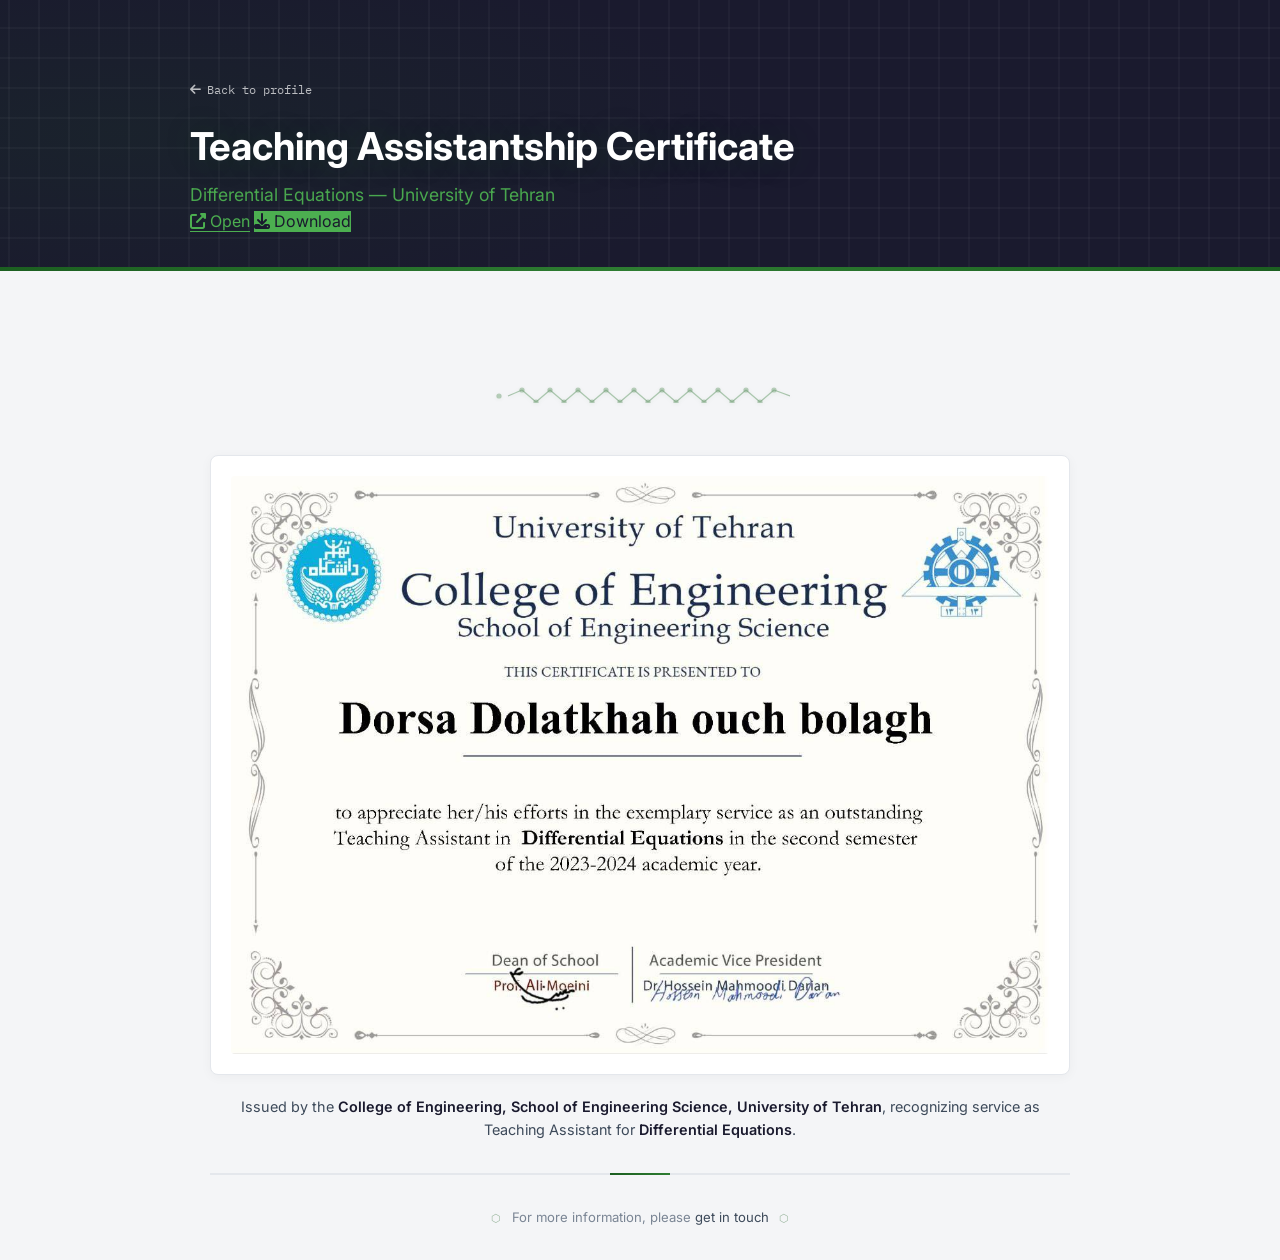
<file: ta-differential-equations.html>
<!DOCTYPE html>
<html lang="en">
<head>
<meta charset="UTF-8" />
<meta name="viewport" content="width=device-width, initial-scale=1.0" />
<meta name="author" content="Dorsa Dolatkhah Ouchbolagh" />
<meta name="description" content="Teaching Assistantship Certificate — Differential Equations, University of Tehran." />
<title>TA Certificate — Differential Equations — Dorsa Dolatkhah Ouchbolagh</title>
<link rel="shortcut icon" href="https://avatars.githubusercontent.com/u/16579247" type="image/png" />
<link rel="preconnect" href="https://fonts.googleapis.com" />
<link rel="preconnect" href="https://fonts.gstatic.com" crossorigin />
<link href="https://fonts.googleapis.com/css2?family=Source+Serif+4:opsz,wght@8..60,400;8..60,500;8..60,600;8..60,700&family=Inter:wght@400;500;600;700&family=IBM+Plex+Mono:wght@400;500&display=swap" rel="stylesheet" />
<link href="https://cdnjs.cloudflare.com/ajax/libs/font-awesome/6.4.2/css/all.min.css" rel="stylesheet" />
<style>
  /* ===== Green Theme – matches main page ===== */
  :root {
    --bg: #f4f5f7;
    --paper: #ffffff;
    --ink: #1a1a2e;
    --ink-soft: #3d4a5a;
    --ink-faint: #7a8594;
    --rule: #e4e7ec;
    --green: #1B5E20;            /* dark forest green – main accent */
    --green-light: #2E7D32;      /* medium green – for gradients */
    --green-pale: #4CAF50;       /* lighter green – for subtle highlights */
    --green-glow: rgba(27, 94, 32, 0.15);
    --accent-soft: #1B5E2014;
    --accent-light: #1B5E2008;
    --serif: 'Source Serif 4', Georgia, serif;
    --sans: 'Inter', Helvetica, Arial, sans-serif;
    --mono: 'IBM Plex Mono', 'Fira Mono', monospace;
    --space: 1.25rem;
    --space-m: 2rem;
    --space-l: 3.25rem;
  }

  * { box-sizing: border-box; }
  html { -webkit-font-smoothing: antialiased; }
  body {
    margin: 0;
    background: var(--bg);
    color: var(--ink);
    font-family: var(--sans);
    line-height: 1.6;
    font-size: 16px;
  }
  a {
    color: var(--green);
    text-decoration: none;
    border-bottom: 1px solid transparent;
    transition: border-color .25s ease, color .25s ease;
  }
  a:hover, a:focus {
    border-bottom-color: var(--green);
    color: var(--green);
  }
  a:focus-visible { outline: 2px solid var(--green); outline-offset: 2px; border-radius: 2px; }

  .wrap {
    max-width: 900px;
    margin: 0 auto;
    padding: var(--space-l) var(--space) var(--space-m);
  }

  /* ===== Polymer-themed Header (green) ===== */
  .chain-header {
    position: relative;
    padding: calc(var(--space-l) + 1.5rem) var(--space) var(--space-m);
    margin: 0 calc(-1 * var(--space)) var(--space-m);
    min-height: 30vh;
    display: flex;
    align-items: center;
    background: var(--ink);
    color: #fff;
    overflow: hidden;
    border-bottom: 4px solid transparent;
    border-image: linear-gradient(90deg, var(--green), var(--green-light), var(--green)) 1;
  }
  .chain-header .wrap {
    padding: 0;
    max-width: 900px;
    margin: 0 auto;
    position: relative;
    z-index: 2;
    width: 100%;
  }

  /* Green glow */
  .chain-header::before {
    content: '';
    position: absolute;
    top: -20%;
    left: -10%;
    width: 70%;
    height: 140%;
    background: radial-gradient(ellipse at 30% 50%, rgba(27, 94, 32, 0.12), transparent 70%);
    z-index: 0;
    pointer-events: none;
  }

  /* Subtle pattern */
  .chain-header .bg-pattern {
    position: absolute;
    top: 0;
    left: 0;
    right: 0;
    bottom: 0;
    background-image: radial-gradient(circle at 5% 10%, var(--accent-soft) 1.5px, transparent 1.5px), radial-gradient(circle at 15% 30%, var(--accent-soft) 1.5px, transparent 1.5px), radial-gradient(circle at 25% 50%, var(--accent-soft) 1.5px, transparent 1.5px), radial-gradient(circle at 35% 70%, var(--accent-soft) 1.5px, transparent 1.5px), radial-gradient(circle at 45% 90%, var(--accent-soft) 1.5px, transparent 1.5px), radial-gradient(circle at 55% 15%, var(--accent-soft) 1.5px, transparent 1.5px), radial-gradient(circle at 65% 35%, var(--accent-soft) 1.5px, transparent 1.5px), radial-gradient(circle at 75% 55%, var(--accent-soft) 1.5px, transparent 1.5px), radial-gradient(circle at 85% 75%, var(--accent-soft) 1.5px, transparent 1.5px), radial-gradient(circle at 95% 95%, var(--accent-soft) 1.5px, transparent 1.5px);
    background-size: 40px 40px;
    opacity: 0.2;
    z-index: 0;
    pointer-events: none;
  }
  .chain-header .bg-lines {
    position: absolute;
    top: 0;
    left: 0;
    right: 0;
    bottom: 0;
    background: repeating-linear-gradient(90deg, transparent, transparent 28px, rgba(255,255,255,.03) 28px, rgba(255,255,255,.03) 30px), repeating-linear-gradient(0deg, transparent, transparent 28px, rgba(255,255,255,.03) 28px, rgba(255,255,255,.03) 30px);
    z-index: 0;
    pointer-events: none;
  }

  .chain-header header {
    border-bottom: none;
    padding-bottom: 0;
    margin-bottom: 0;
  }
  .chain-header header h1 {
    color: #fff;
    font-size: 2.4rem;
    text-shadow: 0 2px 30px rgba(27, 94, 32, 0.25);
    margin: 0 0 .2rem;
  }
  .chain-header header p {
    color: var(--green-pale);
    opacity: 0.95;
    font-size: 1.1rem;
    margin: 0;
  }
  .chain-header .back {
    color: rgba(255,255,255,.7);
    font-family: var(--mono);
    font-size: .78rem;
    display: inline-flex;
    align-items: center;
    gap: .4rem;
    margin-bottom: 1rem;
    border-bottom: none;
  }
  .chain-header .back:hover {
    color: #fff;
    border-bottom-color: var(--green-pale);
  }
  .chain-header .actions .btn {
    border-color: var(--green-pale);
    color: var(--green-pale);
    background: transparent;
  }
  .chain-header .actions .btn:hover {
    background: var(--green-pale);
    color: var(--ink);
    border-color: var(--green-pale);
    box-shadow: 0 0 30px rgba(27, 94, 32, 0.2);
  }
  .chain-header .actions .btn.primary {
    background: var(--green-pale);
    color: var(--ink);
    border-color: var(--green-pale);
  }
  .chain-header .actions .btn.primary:hover {
    background: var(--green);
    border-color: var(--green);
    color: #fff;
    box-shadow: 0 0 30px rgba(27, 94, 32, 0.3);
  }

  /* ===== Polymer Chain Divider (Green) ===== */
  .polymer-chain-divider {
    display: flex;
    align-items: center;
    justify-content: center;
    gap: .2rem;
    margin: var(--space-m) 0 var(--space-l);
    opacity: .6;
    width: 100%;
  }
  .polymer-chain-divider svg {
    width: 100%;
    max-width: 300px;
    height: 16px;
    filter: drop-shadow(0 1px 2px rgba(27, 94, 32, 0.2));
  }

  /* ===== Viewer ===== */
  .viewer {
    background: var(--paper);
    border: 1px solid var(--rule);
    border-radius: 8px;
    overflow: hidden;
    box-shadow: 0 2px 12px rgba(0,0,0,.04);
    padding: 1.25rem;
    text-align: center;
    transition: border-color .3s ease, box-shadow .3s ease;
  }
  .viewer:hover {
    border-color: var(--green);
    box-shadow: 0 4px 24px rgba(27, 94, 32, 0.08);
  }
  .viewer img {
    max-width: 100%;
    height: auto;
    display: block;
    margin: 0 auto;
    border-radius: 4px;
  }

  .meta {
    margin-top: 1.25rem;
    font-size: .9rem;
    color: var(--ink-soft);
    text-align: center;
  }
  .meta strong {
    color: var(--ink);
    font-weight: 600;
  }

  /* ===== Footer ===== */
  footer {
    text-align: center;
    padding-top: var(--space-m);
    border-top: 2px solid var(--rule);
    color: var(--ink-faint);
    font-size: .82rem;
    margin-top: var(--space-m);
    position: relative;
  }
  footer::before {
    content: '';
    position: absolute;
    top: -2px;
    left: 50%;
    transform: translateX(-50%);
    width: 60px;
    height: 2px;
    background: linear-gradient(90deg, var(--green), var(--green-light));
  }
  footer a { color: var(--ink-soft); border-bottom: none; }
  footer a:hover { color: var(--green); border-bottom: none; }
  footer .chain-icon {
    color: var(--green);
    opacity: .4;
    font-size: .7rem;
    margin: 0 .4rem;
  }

  /* ===== Responsive ===== */
  @media (max-width: 600px) {
    .chain-header {
      padding: var(--space-l) var(--space) var(--space-m);
      min-height: 25vh;
      margin: 0 0 var(--space-m);
    }
    .chain-header header h1 { font-size: 1.8rem; }
    .chain-header header p { font-size: 1rem; }
    .chain-header .actions .btn { font-size: .7rem; padding: .35rem .6rem; }
    .wrap { padding: 1rem .8rem; }
    .polymer-chain-divider svg { max-width: 200px; }
  }

  @media print {
    body { background: #fff; }
    .chain-header {
      background: #fff !important;
      color: var(--ink) !important;
      padding: 1rem 0 !important;
      margin: 0 !important;
      min-height: auto !important;
      border-bottom: 3px solid var(--green) !important;
    }
    .chain-header .bg-pattern, .chain-header .bg-lines, .chain-header::before { display: none !important; }
    .chain-header header h1 { color: var(--ink) !important; text-shadow: none !important; }
    .chain-header header p { color: var(--ink-soft) !important; }
    .chain-header .back, .chain-header .actions { display: none; }
    .wrap { padding: .5rem 0; max-width: 100%; }
    .viewer { border: 1px solid #ccc; box-shadow: none !important; }
    .polymer-chain-divider { display: none; }
    footer::before { display: none; }
  }
</style>
</head>
<body>

<!-- ===== Green-themed Header ===== -->
<div class="chain-header">
  <div class="bg-pattern"></div>
  <div class="bg-lines"></div>
  <div class="wrap">
    <a class="back" href="index.html"><i class="fa-solid fa-arrow-left"></i> Back to profile</a>
    <header>
      <div>
        <h1>Teaching Assistantship Certificate</h1>
        <p>Differential Equations — University of Tehran</p>
      </div>
      <div class="actions">
        <a class="btn" href="ta-differential-equations.jpg" target="_blank" rel="noopener"><i class="fa-solid fa-up-right-from-square"></i> Open</a>
        <a class="btn primary" href="ta-differential-equations.jpg" download><i class="fa-solid fa-download"></i> Download</a>
      </div>
    </header>
  </div>
</div>

<div class="wrap">

  <!-- ===== Polymer Chain Divider (Green) ===== -->
  <div class="polymer-chain-divider" aria-hidden="true">
    <svg viewBox="0 0 300 16" xmlns="http://www.w3.org/2000/svg">
      <g stroke="url(#greenGradTA)" fill="none" stroke-width="1.2" opacity="0.6">
        <line x1="0" y1="9" x2="18" y2="9" />
        <line x1="18" y1="9" x2="32" y2="3" />
        <line x1="32" y1="3" x2="46" y2="15" />
        <line x1="46" y1="15" x2="60" y2="3" />
        <line x1="60" y1="3" x2="74" y2="15" />
        <line x1="74" y1="15" x2="88" y2="3" />
        <line x1="88" y1="3" x2="102" y2="15" />
        <line x1="102" y1="15" x2="116" y2="3" />
        <line x1="116" y1="3" x2="130" y2="15" />
        <line x1="130" y1="15" x2="144" y2="3" />
        <line x1="144" y1="3" x2="158" y2="15" />
        <line x1="158" y1="15" x2="172" y2="3" />
        <line x1="172" y1="3" x2="186" y2="15" />
        <line x1="186" y1="15" x2="200" y2="3" />
        <line x1="200" y1="3" x2="214" y2="15" />
        <line x1="214" y1="15" x2="228" y2="3" />
        <line x1="228" y1="3" x2="242" y2="15" />
        <line x1="242" y1="15" x2="256" y2="3" />
        <line x1="256" y1="3" x2="270" y2="15" />
        <line x1="270" y1="15" x2="284" y2="3" />
        <line x1="284" y1="3" x2="300" y2="9" />
      </g>
      <g fill="url(#greenGradTA)" opacity="0.5">
        <circle cx="9" cy="9" r="2.6" />
        <circle cx="32" cy="3" r="2.6" />
        <circle cx="46" cy="15" r="2.6" />
        <circle cx="60" cy="3" r="2.6" />
        <circle cx="74" cy="15" r="2.6" />
        <circle cx="88" cy="3" r="2.6" />
        <circle cx="102" cy="15" r="2.6" />
        <circle cx="116" cy="3" r="2.6" />
        <circle cx="130" cy="15" r="2.6" />
        <circle cx="144" cy="3" r="2.6" />
        <circle cx="158" cy="15" r="2.6" />
        <circle cx="172" cy="3" r="2.6" />
        <circle cx="186" cy="15" r="2.6" />
        <circle cx="200" cy="3" r="2.6" />
        <circle cx="214" cy="15" r="2.6" />
        <circle cx="228" cy="3" r="2.6" />
        <circle cx="242" cy="15" r="2.6" />
        <circle cx="256" cy="3" r="2.6" />
        <circle cx="270" cy="15" r="2.6" />
        <circle cx="284" cy="3" r="2.6" />
      </g>
      <defs>
        <linearGradient id="greenGradTA" x1="0%" y1="0%" x2="100%" y2="0%">
          <stop offset="0%" stop-color="#1B5E20" />
          <stop offset="50%" stop-color="#2E7D32" />
          <stop offset="100%" stop-color="#1B5E20" />
        </linearGradient>
      </defs>
    </svg>
  </div>

  <!-- ===== Certificate Viewer ===== -->
  <div class="viewer">
    <img src="ta-differential-equations.jpg" alt="Teaching Assistantship Certificate — Differential Equations, University of Tehran" />
  </div>

  <p class="meta">Issued by the <strong>College of Engineering, School of Engineering Science, University of Tehran</strong>, recognizing service as Teaching Assistant for <strong>Differential Equations</strong>.</p>

  <!-- ===== Footer ===== -->
  <footer>
    <span class="chain-icon">⬡</span>
    For more information, please <a href="mailto:dolatkhahdorsa250@gmail.com">get in touch</a>
    <span class="chain-icon">⬡</span>
  </footer>

</div>
</body>
</html>
</file>
